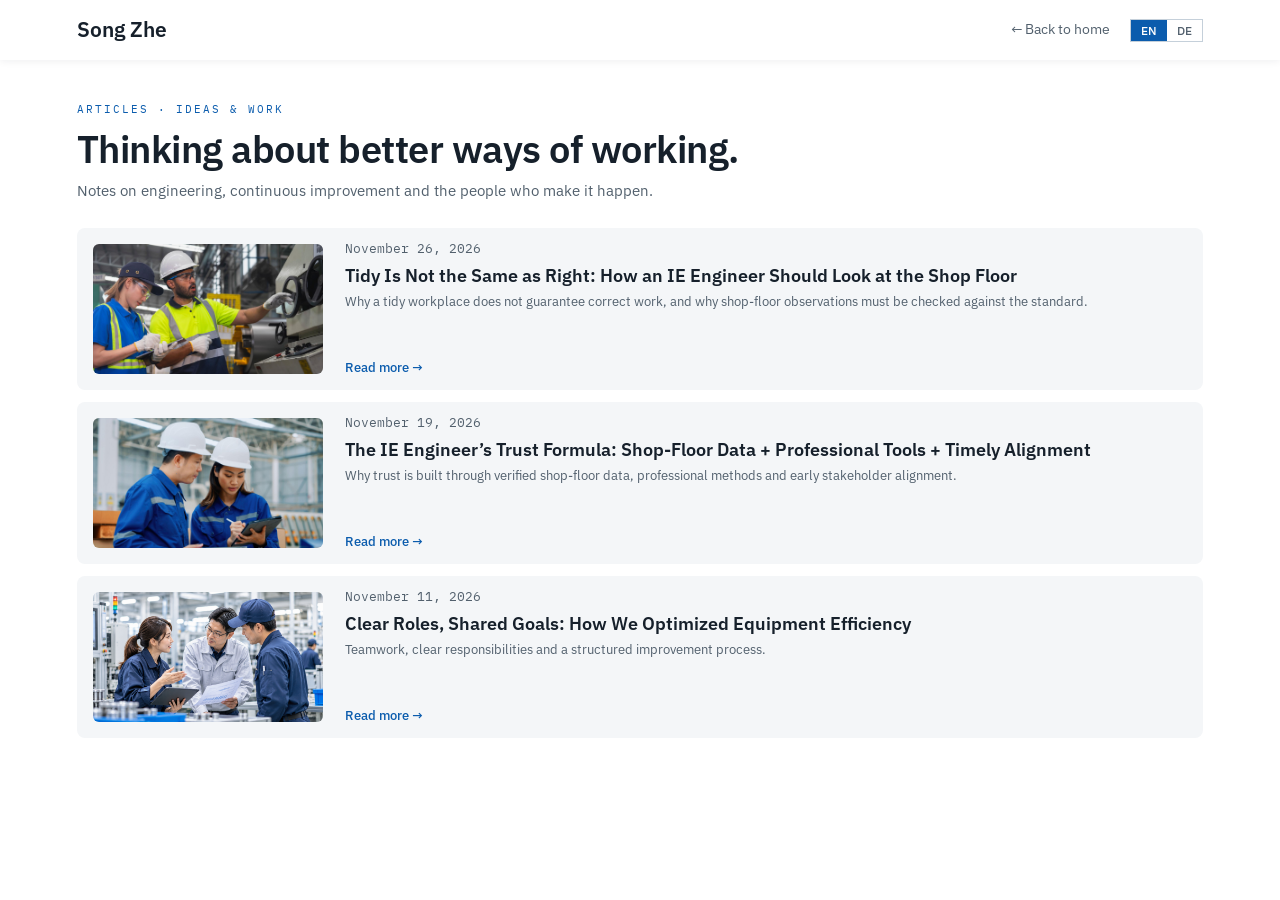
<file: journal/better-ways-of-working/index.html>
<!DOCTYPE html>
<html lang="en" data-title-de="Gedanken über bessere Arbeitsweisen — Song Zhe">
<head>
  <meta charset="UTF-8">
  <meta name="viewport" content="width=device-width, initial-scale=1.0">
  <title>Thinking about better ways of working — Song Zhe</title>
  <meta name="theme-color" content="#ffffff">
  <link rel="preconnect" href="https://fonts.googleapis.com">
  <link rel="preconnect" href="https://fonts.gstatic.com" crossorigin>
  <link href="https://fonts.googleapis.com/css2?family=IBM+Plex+Sans:wght@400;500;600&family=IBM+Plex+Mono:wght@400;500&display=swap" rel="stylesheet">
  <link rel="stylesheet" href="/journal/journal.css">
  <script src="/lang.js"></script>
</head>
<body>
  <header>
    <div class="container navigation">
      <a href="/" class="logo">Song Zhe</a>
      <a href="/#articles" class="back-link"><span lang="en">← Back to home</span><span lang="de">← Zur Startseite</span></a>
    </div>
  </header>
  <main class="container list-page">
    <div class="list-label"><span lang="en">Articles · Ideas &amp; work</span><span lang="de">Artikel · Ideen &amp; Arbeit</span></div>
    <h1 lang="en">Thinking about better ways of working.</h1>
    <h1 lang="de">Gedanken über bessere Arbeitsweisen.</h1>
    <p class="list-intro" lang="en">Notes on engineering, continuous improvement and the people who make it happen.</p>
    <p class="list-intro" lang="de">Notizen über Engineering, kontinuierliche Verbesserung und die Menschen, die sie möglich machen.</p>
    <div class="post-list">
      <a class="post-item with-thumb" href="/journal/better-ways-of-working/shop-floor-standard.html">
        <span class="post-thumb"><img src="/images/IE.jpg" alt=""></span>
        <div class="post-body">
          <div class="post-date">November 26, 2026</div>
          <h2 lang="en">Tidy Is Not the Same as Right: How an IE Engineer Should Look at the Shop Floor</h2>
          <h2 lang="de">Ordentlich heißt nicht richtig: Wie ein IE-Ingenieur den Shopfloor betrachten sollte</h2>
          <p lang="en">Why a tidy workplace does not guarantee correct work, and why shop-floor observations must be checked against the standard.</p>
          <p lang="de">Warum ein ordentlicher Arbeitsplatz keine korrekte Arbeit garantiert und weshalb Beobachtungen auf dem Shopfloor mit dem Standard abgeglichen werden müssen.</p>
          <span class="read-more"><span lang="en">Read more →</span><span lang="de">Weiterlesen →</span></span>
        </div>
      </a>
      <a class="post-item with-thumb" href="/journal/better-ways-of-working/ie-engineer-trust-formula.html">
        <span class="post-thumb"><img src="/images/trustbuildin.jpg" alt=""></span>
        <div class="post-body">
          <div class="post-date">November 19, 2026</div>
          <h2 lang="en">The IE Engineer’s Trust Formula: Shop-Floor Data + Professional Tools + Timely Alignment</h2>
          <h2 lang="de">Die Vertrauensformel für IE-Ingenieure: Daten vom Shopfloor + Fachwerkzeuge + rechtzeitiges Alignment</h2>
          <p lang="en">Why trust is built through verified shop-floor data, professional methods and early stakeholder alignment.</p>
          <p lang="de">Wie Vertrauen durch überprüfte Daten aus der Produktion, professionelle Methoden und frühzeitige Abstimmung entsteht.</p>
          <span class="read-more"><span lang="en">Read more →</span><span lang="de">Weiterlesen →</span></span>
        </div>
      </a>
      <a class="post-item with-thumb" href="/journal/better-ways-of-working/equipment-efficiency.html">
        <span class="post-thumb"><img src="/images/teamwork.png" alt=""></span>
        <div class="post-body">
          <div class="post-date">November 11, 2026</div>
          <h2 lang="en">Clear Roles, Shared Goals: How We Optimized Equipment Efficiency</h2>
          <h2 lang="de">Klare Rollen, gemeinsame Ziele: Wie wir die Anlageneffizienz optimiert haben</h2>
          <p lang="en">Teamwork, clear responsibilities and a structured improvement process.</p>
          <p lang="de">Teamarbeit, klare Verantwortlichkeiten und ein strukturierter Verbesserungsprozess.</p>
          <span class="read-more"><span lang="en">Read more →</span><span lang="de">Weiterlesen →</span></span>
        </div>
      </a>
    </div>
  </main>
</body>
</html>
</file>
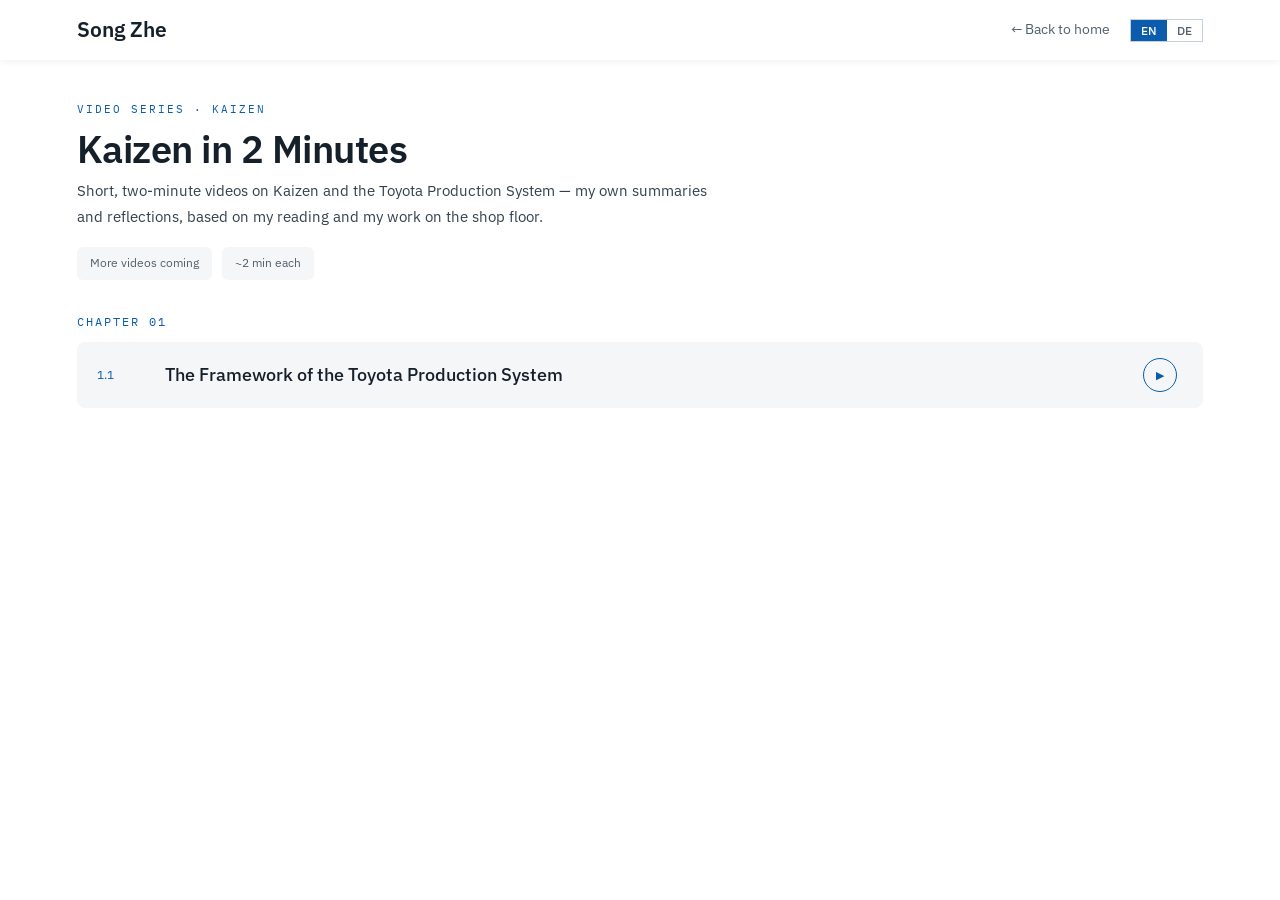
<file: journal/kaizen-in-2-minutes/index.html>
<!DOCTYPE html>
<html lang="en" data-title-de="Kaizen in 2 Minuten — Song Zhe">
<head>
  <meta charset="UTF-8">
  <meta name="viewport" content="width=device-width, initial-scale=1.0">
  <title>Kaizen in 2 Minutes — Song Zhe</title>
  <meta name="description" content="Two-minute videos on Kaizen and the Toyota Production System, in English and German.">
  <meta name="theme-color" content="#ffffff">

  <link rel="preconnect" href="https://fonts.googleapis.com">
  <link rel="preconnect" href="https://fonts.gstatic.com" crossorigin>
  <link href="https://fonts.googleapis.com/css2?family=IBM+Plex+Sans:wght@400;500;600&family=IBM+Plex+Mono:wght@400;500&display=swap" rel="stylesheet">
  <link rel="stylesheet" href="/journal/journal.css">
  <script src="/lang.js"></script>

  <style>
    .series-subtitle {
      font-family: var(--serif);
            font-size: 22px;
      color: var(--muted);
      margin: -8px 0 30px;
    }

    .series-intro {
      max-width: 640px;
      color: #33414e;
    }

    .series-meta {
      display: flex;
      flex-wrap: wrap;
      gap: 10px;
      margin: 30px 0 70px;
    }

    .series-meta > span {
      border: 1px solid #dbe2e9;
      background: #f4f6f8;
      padding: 6px 13px;
      font-size: 11px;
      color: #52606d;
    }

    /* CHAPTER */

    .chapter {
      margin-bottom: 70px;
    }

    .chapter-number {
      color: var(--green);
      font-size: 10px;
      letter-spacing: 2px;
      text-transform: uppercase;
      margin-bottom: 16px;
    }

    .video-list {
      border-top: 1px solid var(--line);
    }

    .video-item {
      width: 100%;
      display: grid;
      grid-template-columns: 50px 1fr 40px;
      gap: 18px;
      align-items: center;
      padding: 18px 5px;
      border: none;
      border-bottom: 1px solid var(--line);
      background: none;
      color: inherit;
      font: inherit;
      text-align: left;
      cursor: pointer;
      transition: padding .2s, background .2s;
    }

    .video-item:hover {
      padding-left: 12px;
      background: rgba(238, 243, 248, 0.5);
    }

    .video-no {
      color: var(--green);
      font-size: 12px;
    }

    .video-title {
      display: block;
      font-family: var(--serif);
      font-size: 21px;
      line-height: 1.3;
    }

    .video-play {
      width: 34px;
      height: 34px;
      border: 1px solid var(--green);
      border-radius: 50%;
      display: grid;
      place-items: center;
      color: var(--green);
      font-size: 11px;
      transition: background .2s, color .2s;
    }

    .video-item:hover .video-play {
      background: var(--green);
      color: white;
    }

    /* PLAYER (vertical / Shorts) */

    .player {
      position: fixed;
      inset: 0;
      z-index: 100;
      background: rgba(10, 22, 36, 0.85);
      display: flex;
      align-items: center;
      justify-content: center;
      padding: 20px;
    }

    .player[hidden] {
      display: none;
    }

    .player-box {
      width: min(420px, 100%, calc((100vh - 110px) * 9 / 16));
    }

    .player-frame {
      position: relative;
      aspect-ratio: 9 / 16;
      background: black;
    }

    .player-frame iframe {
      position: absolute;
      inset: 0;
      width: 100%;
      height: 100%;
      border: 0;
    }

    .player-bar {
      display: flex;
      justify-content: space-between;
      align-items: center;
      gap: 14px;
      margin-top: 12px;
      color: #ffffff;
    }

    .player-title {
      font-family: var(--serif);
      font-size: 17px;
      line-height: 1.3;
    }

    .player-close {
      flex-shrink: 0;
      background: none;
      border: 1px solid rgba(255, 255, 255, 0.5);
      color: #ffffff;
      font: inherit;
      font-size: 12px;
      padding: 6px 14px;
      cursor: pointer;
    }

    .player-close:hover {
      background: rgba(255, 255, 255, 0.1);
    }

    /* MOBILE */

    @media (max-width: 700px) {
      .video-item {
        grid-template-columns: 38px 1fr 34px;
        gap: 10px;
      }

      .video-title {
        font-size: 18px;
      }
    }

    /* ===== 与首页统一 ===== */
    .series-meta { margin: 18px 0 32px; }
    .series-meta > span { border: 0; border-radius: 6px; font-size: 12px; }
    .chapter { margin-bottom: 36px; }
    .chapter-number { font-family: "IBM Plex Mono", Consolas, monospace; font-size: 12px; margin-bottom: 10px; }
    .video-list { border-top: 0; }
    .video-item { border: 0; border-radius: 8px; background: #f4f6f8; padding: 16px 20px; margin-bottom: 12px; }
    .video-item:hover { padding-left: 20px; background: #eaf1f8; }
    .video-title { font-size: 18px; font-weight: 500; }
    @media (max-width: 700px) {
      .video-item, .video-item:hover { padding: 14px; }
      .video-title { font-size: 16px; }
    }
  </style>
</head>

<body>

  <header>
    <div class="container navigation">
      <a href="/" class="logo">Song Zhe</a>
      <a href="/#videos" class="back-link"><span lang="en">← Back to home</span><span lang="de">← Zur Startseite</span></a>
    </div>
  </header>

  <main class="container list-page">

    <div class="list-label"><span lang="en">Video series · Kaizen</span><span lang="de">Videoreihe · Kaizen</span></div>

    <h1><span lang="en">Kaizen in 2 Minutes</span><span lang="de">Kaizen in 2 Minuten</span></h1>

    <div class="series-intro">
      <p lang="en">
        Short, two-minute videos on Kaizen and the Toyota Production System —
        my own summaries and reflections, based on my reading and my work
        on the shop floor.
      </p>
      <p lang="de">
        Kurze Zwei-Minuten-Videos über Kaizen und das Toyota-Produktionssystem –
        meine eigenen Zusammenfassungen und Gedanken, basierend auf meiner
        Lektüre und meiner Arbeit in der Produktion.
      </p>
    </div>

    <div class="series-meta">
      <span><span lang="en">More videos coming</span><span lang="de">Weitere Videos folgen</span></span>
      <span><span lang="en">~2 min each</span><span lang="de">je ca. 2 Min.</span></span>
    </div>


    <!-- ============ CHAPTER 1 ============ -->

    <section class="chapter">
      <div class="chapter-number"><span lang="en">Chapter 01</span><span lang="de">Kapitel 01</span></div>

      <div class="video-list">

        <button class="video-item" data-video="j2nzTpOY-Ro">
          <span class="video-no">1.1</span>
          <span>
            <span class="video-title" lang="en">The Framework of the Toyota Production System</span>
            <span class="video-title" lang="de">Das Grundgerüst des Toyota-Produktionssystems</span>
          </span>
          <span class="video-play">▶</span>
        </button>

        <!-- 第一章新视频：复制上面整个 <button> ... </button> 粘贴在这里 -->

      </div>
    </section>

  </main>


  <!-- VIDEO PLAYER -->

  <div class="player" id="player" hidden>
    <div class="player-box">
      <div class="player-frame" id="player-frame"></div>
      <div class="player-bar">
        <div class="player-title" id="player-title"></div>
        <button class="player-close" id="player-close"><span lang="en">Close ✕</span><span lang="de">Schließen ✕</span></button>
      </div>
    </div>
  </div>

  <script>
    const player = document.getElementById('player');
    const frame = document.getElementById('player-frame');
    const title = document.getElementById('player-title');

    document.querySelectorAll('.video-item[data-video]').forEach(function (item) {
      item.addEventListener('click', function () {
        const id = item.dataset.video;
        frame.innerHTML =
          '<iframe src="https://www.youtube-nocookie.com/embed/' + id +
          '?autoplay=1&rel=0" allow="autoplay; encrypted-media; picture-in-picture" allowfullscreen></iframe>';
        title.textContent =
          item.querySelector('.video-no').textContent + '  ' +
          item.querySelector('.video-title[lang="' + document.documentElement.lang + '"]').textContent;
        player.hidden = false;
      });
    });

    function closePlayer() {
      frame.innerHTML = '';
      player.hidden = true;
    }

    document.getElementById('player-close').addEventListener('click', closePlayer);

    player.addEventListener('click', function (e) {
      if (e.target === player) closePlayer();
    });

    document.addEventListener('keydown', function (e) {
      if (e.key === 'Escape') closePlayer();
    });
  </script>

</body>
</html>
</file>
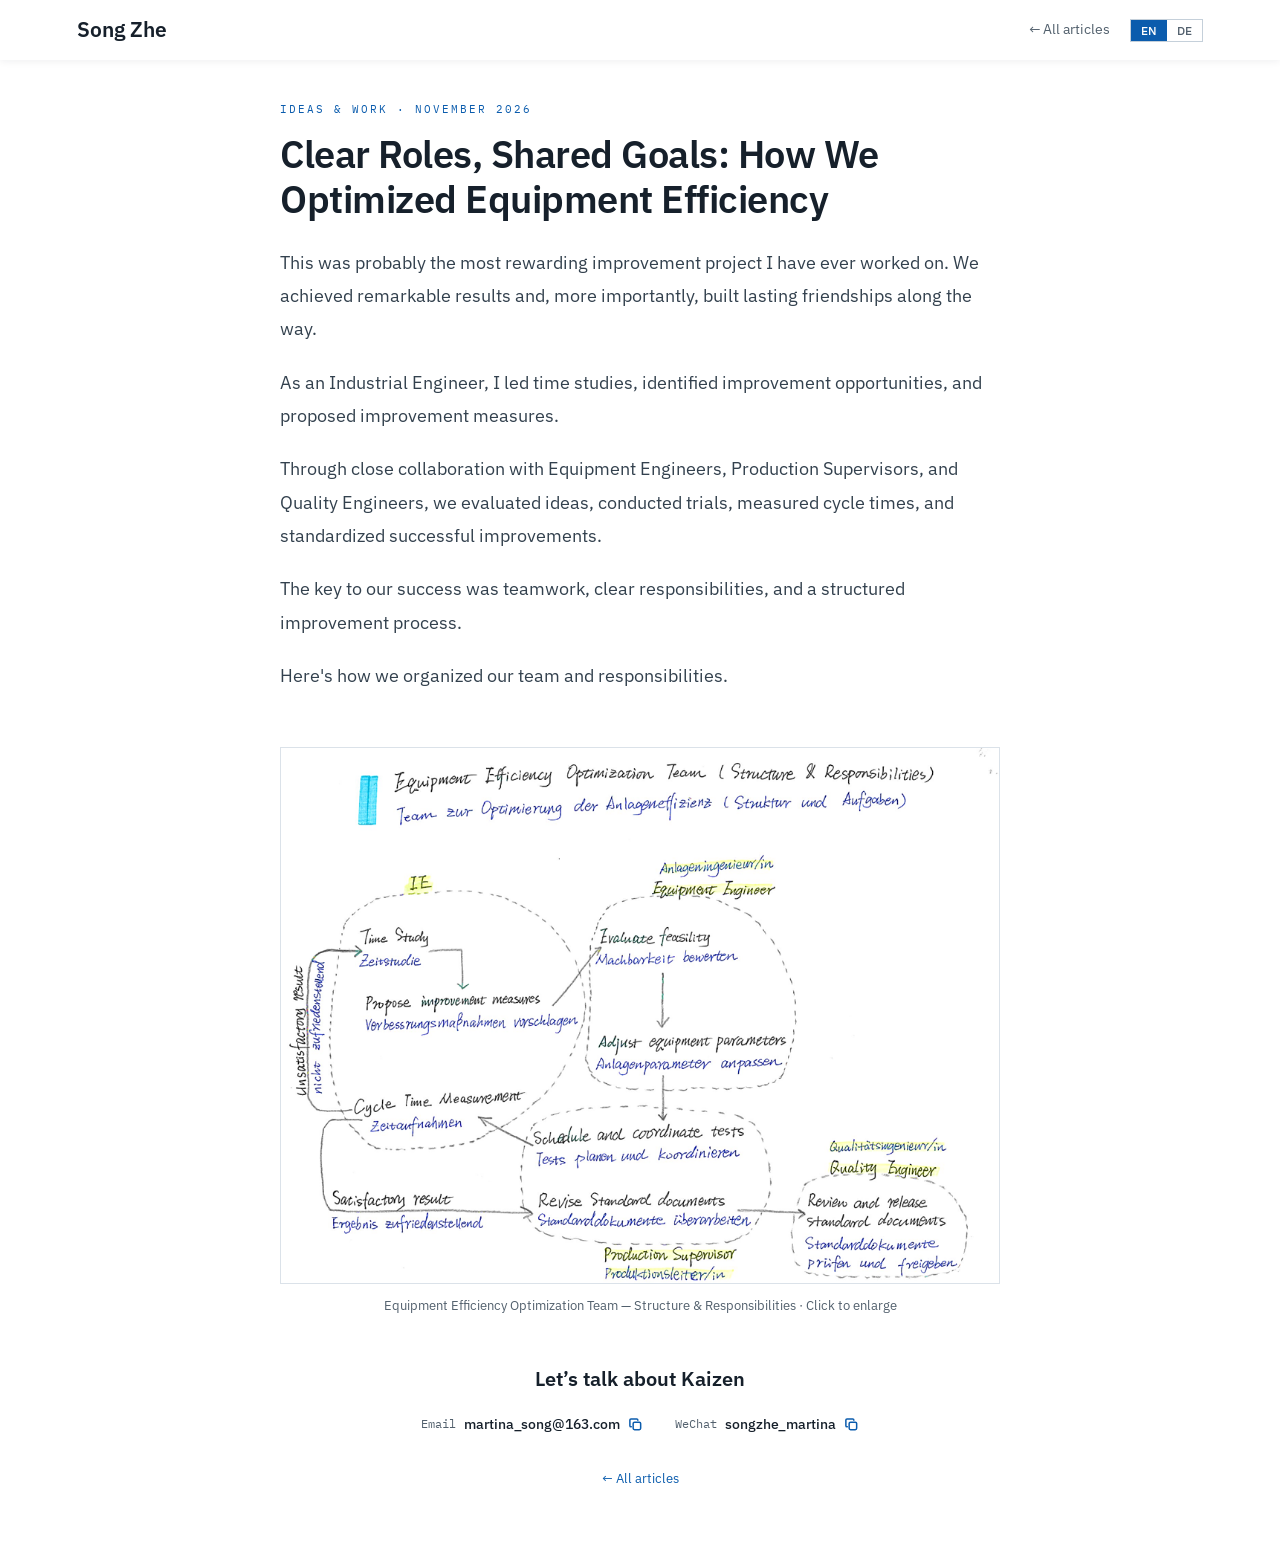
<file: journal/better-ways-of-working/equipment-efficiency.html>
<!DOCTYPE html>
<html lang="en" data-title-de="Klare Rollen, gemeinsame Ziele — Song Zhe">
<head>
  <meta charset="UTF-8">
  <meta name="viewport" content="width=device-width, initial-scale=1.0">
  <title>Clear Roles, Shared Goals: How We Optimized Equipment Efficiency — Song Zhe</title>
  <meta name="description" content="How teamwork, clear responsibilities and a structured improvement process helped us optimize equipment efficiency.">
  <meta name="theme-color" content="#ffffff">

  <link rel="preconnect" href="https://fonts.googleapis.com">
  <link rel="preconnect" href="https://fonts.gstatic.com" crossorigin>
  <link href="https://fonts.googleapis.com/css2?family=IBM+Plex+Sans:wght@400;500;600&family=IBM+Plex+Mono:wght@400;500&display=swap" rel="stylesheet">
  <link rel="stylesheet" href="/journal/journal.css">
  <script src="/lang.js"></script>
  <script src="/copy.js"></script>
</head>

<body>

  <header>
    <div class="container navigation">
      <a href="/" class="logo">Song Zhe</a>
      <a href="/journal/better-ways-of-working/" class="back-link"><span lang="en">← All articles</span><span lang="de">← Alle Artikel</span></a>
    </div>
  </header>

  <article class="article">

    <div class="article-meta"><span lang="en">Ideas &amp; work</span><span lang="de">Ideen &amp; Arbeit</span> · November 2026</div>

    <h1>
      <span lang="en">Clear Roles, Shared Goals: How We Optimized Equipment Efficiency</span>
      <span lang="de">Klare Rollen, gemeinsame Ziele: Wie wir die Anlageneffizienz optimiert haben</span>
    </h1>

    <div class="article-body">

      <div class="lang-block" lang="en">

        <p>
          This was probably the most rewarding improvement project I have ever
          worked on. We achieved remarkable results and, more importantly, built
          lasting friendships along the way.
        </p>

        <p>
          As an Industrial Engineer, I led time studies, identified improvement
          opportunities, and proposed improvement measures.
        </p>

        <p>
          Through close collaboration with Equipment Engineers, Production
          Supervisors, and Quality Engineers, we evaluated ideas, conducted
          trials, measured cycle times, and standardized successful improvements.
        </p>

        <p>
          The key to our success was teamwork, clear responsibilities, and a
          structured improvement process.
        </p>

        <p>
          Here's how we organized our team and responsibilities.
        </p>
      </div>

      <div class="lang-block" lang="de">

        <p>
          Dies war wahrscheinlich das schönste Verbesserungsprojekt, an dem ich
          bisher mitgearbeitet habe. Wir haben bemerkenswerte Ergebnisse erzielt
          und dabei auch langjährige Freundschaften geschlossen.
        </p>

        <p>
          Als Industrial Engineer leitete ich Zeitstudien, identifizierte
          Verbesserungspotenziale und schlug Verbesserungsmaßnahmen vor.
        </p>

        <p>
          Gemeinsam mit Anlageningenieuren, Produktionsleitern und
          Qualitätsingenieuren bewerteten wir Ideen, führten Versuche durch,
          maßen Zykluszeiten und standardisierten erfolgreiche Verbesserungen.
        </p>

        <p>
          Unser Erfolg basierte auf Teamarbeit, klaren Verantwortlichkeiten und
          einem strukturierten Verbesserungsprozess.
        </p>

        <p>
          So haben wir unser Team und die jeweiligen Verantwortlichkeiten organisiert.
        </p>
      </div>

      <figure>
        <a href="/images/equipment-efficiency-team.png" target="_blank">
          <img
            src="/images/equipment-efficiency-team.png"
            alt="Equipment Efficiency Optimization Team – structure and responsibilities"
            data-alt-de="Team zur Optimierung der Anlageneffizienz – Struktur und Verantwortlichkeiten"
          >
        </a>
        <figcaption>
          <span lang="en">Equipment Efficiency Optimization Team — Structure &amp; Responsibilities · Click to enlarge</span>
          <span lang="de">Team zur Optimierung der Anlageneffizienz — Struktur &amp; Verantwortlichkeiten · Zum Vergrößern klicken</span>
        </figcaption>
      </figure>

    </div>

    <!-- 联系我 -->
    <aside class="cta">
      <p class="cta-title"><span lang="en">Let’s talk about Kaizen</span><span lang="de">Sprechen wir über Kaizen</span></p>
      <div class="copy-row center" data-copy-buttons></div>
    </aside>

    <div class="article-footer">
      <a href="/journal/better-ways-of-working/"><span lang="en">← All articles</span><span lang="de">← Alle Artikel</span></a>
    </div>

  </article>

</body>
</html>
</file>
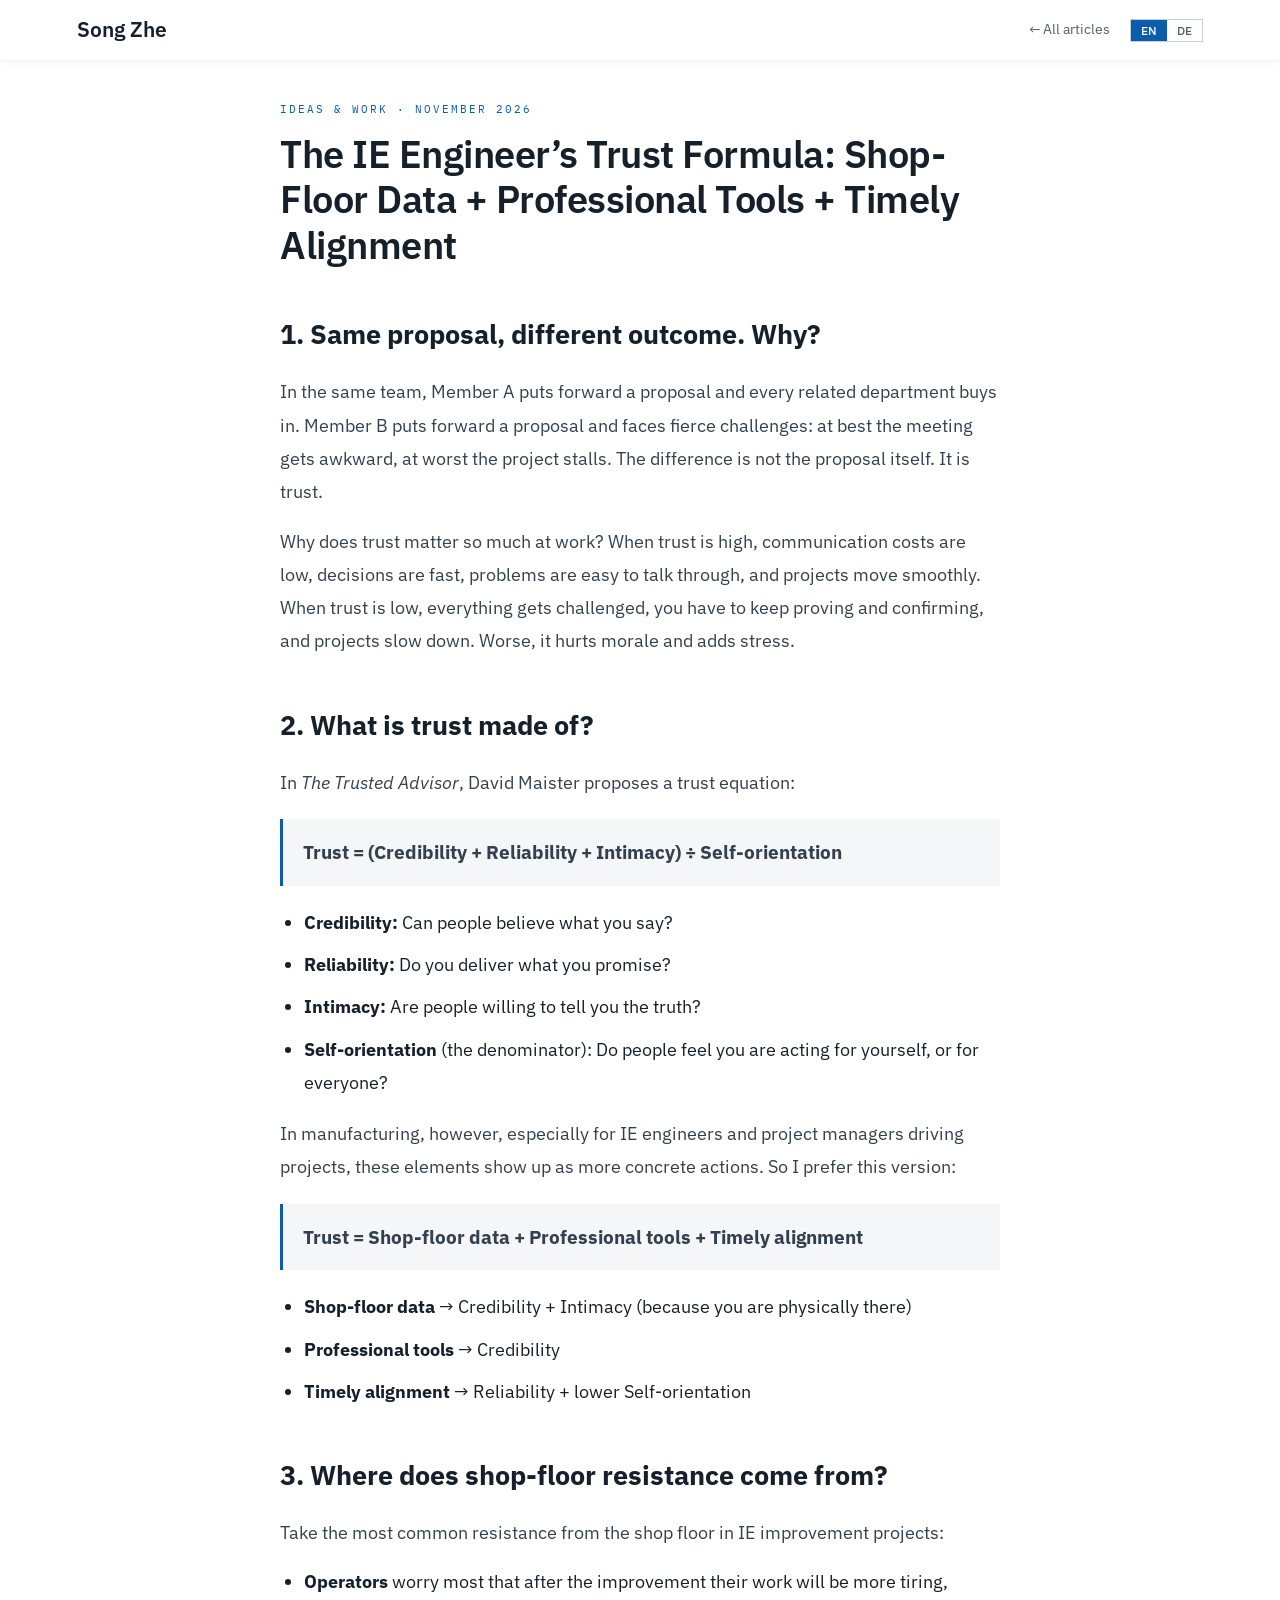
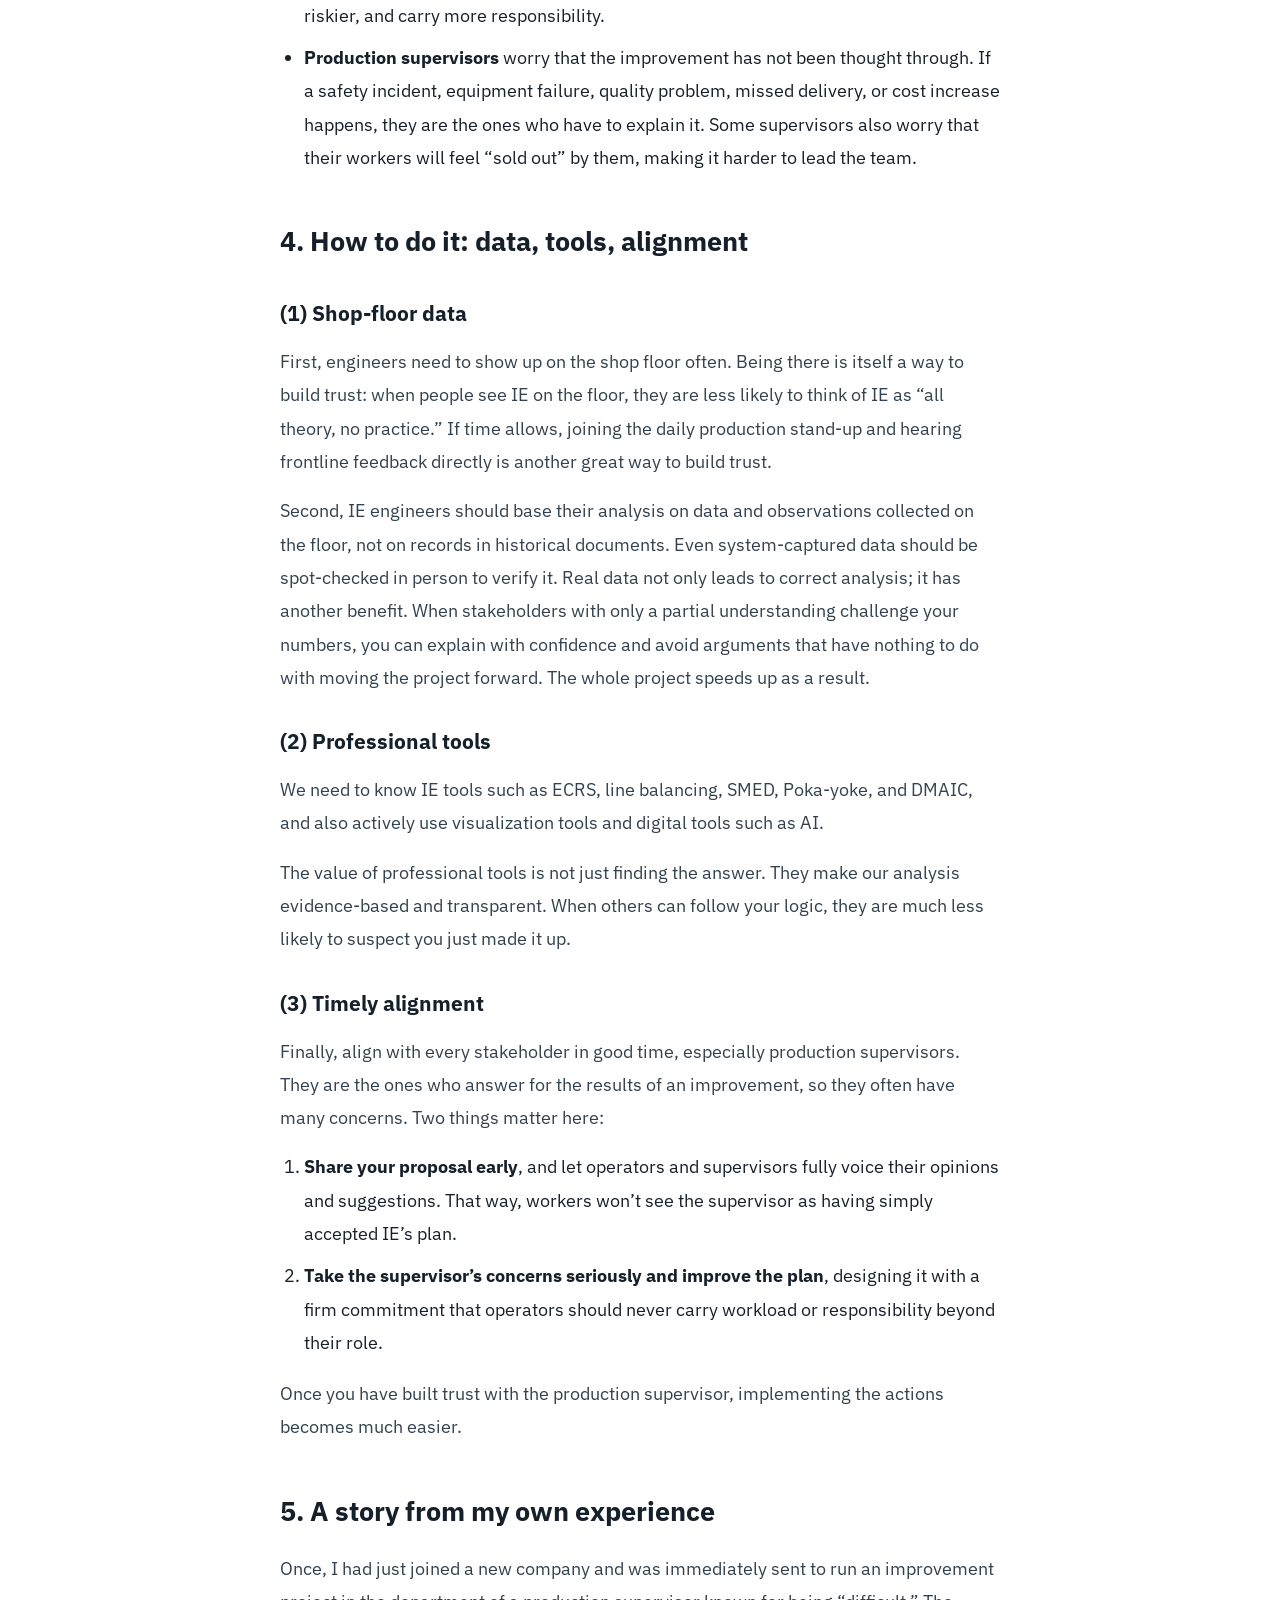
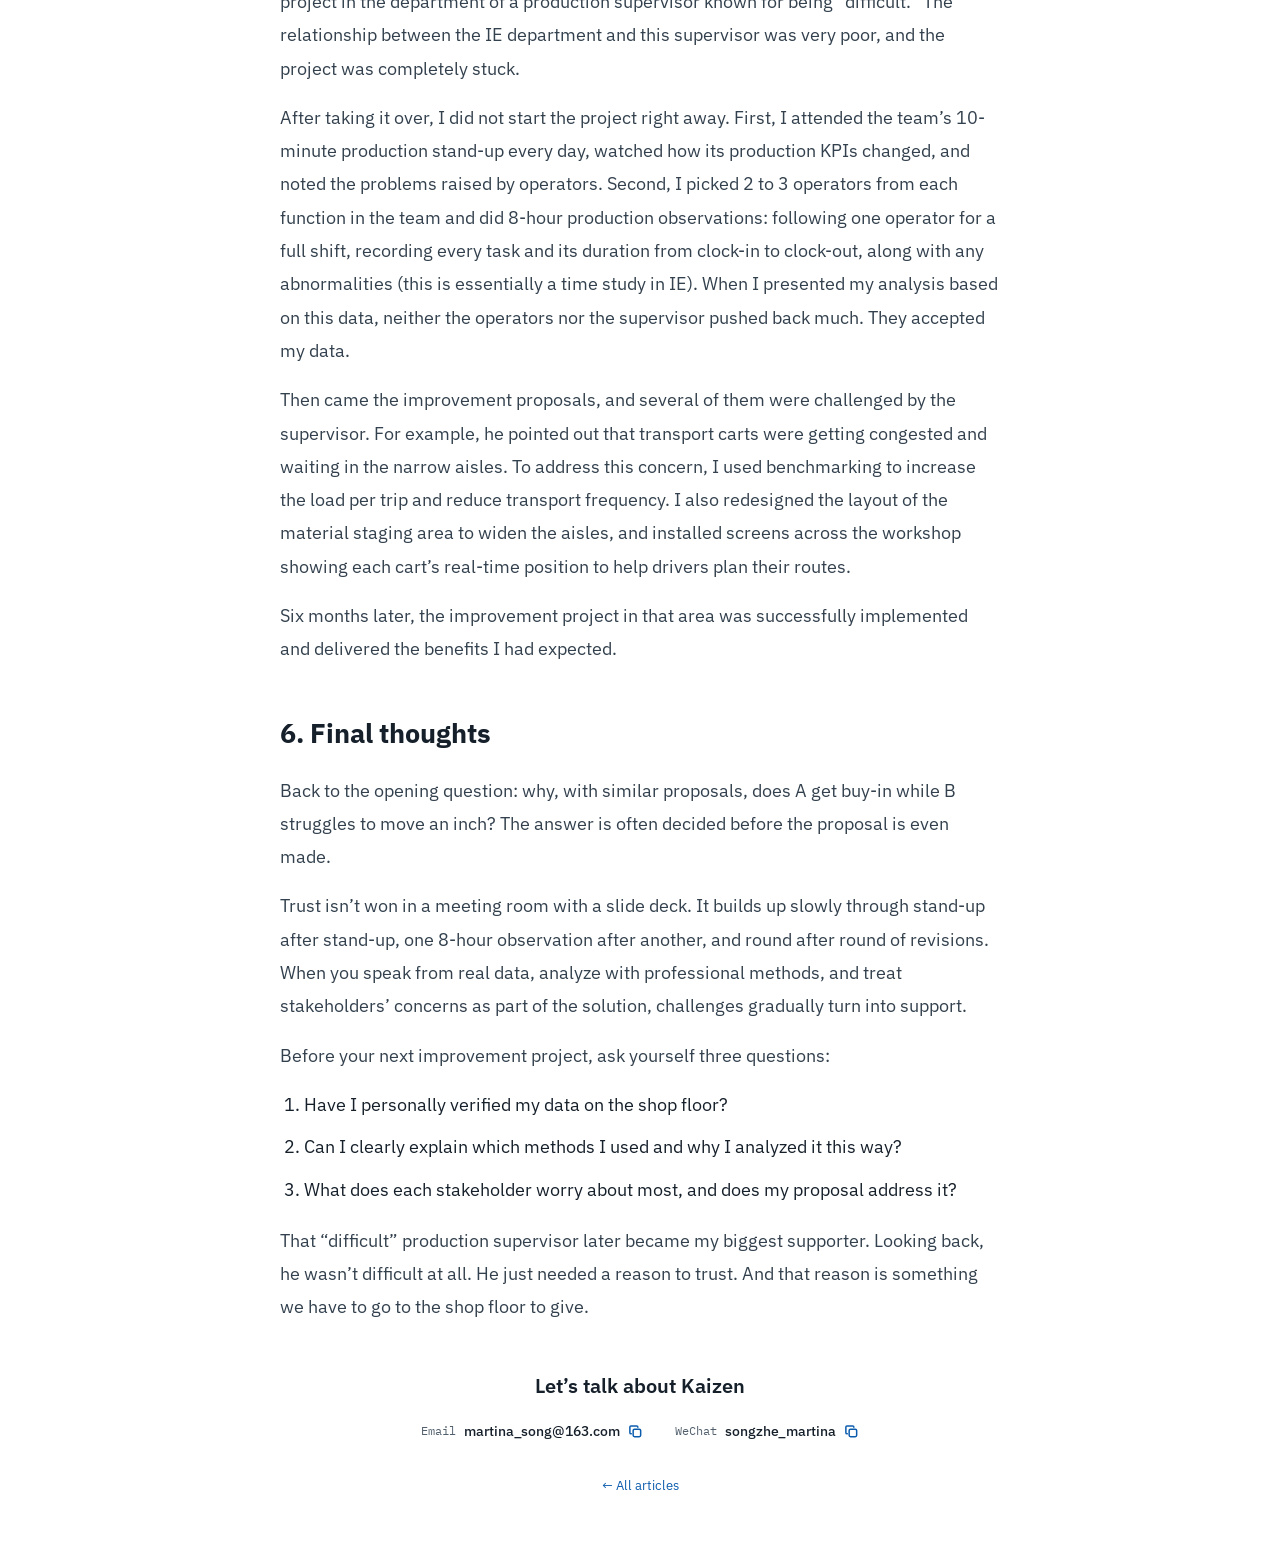
<file: journal/better-ways-of-working/ie-engineer-trust-formula.html>
<!DOCTYPE html>
<html lang="en" data-title-de="Die Vertrauensformel für IE-Ingenieure — Song Zhe">
<head>
  <meta charset="UTF-8">
  <meta name="viewport" content="width=device-width, initial-scale=1.0">
  <title>The IE Engineer’s Trust Formula — Song Zhe</title>
  <meta name="description" content="How industrial engineers build trust through shop-floor data, professional tools and timely alignment.">
  <meta name="theme-color" content="#ffffff">
  <link rel="preconnect" href="https://fonts.googleapis.com">
  <link rel="preconnect" href="https://fonts.gstatic.com" crossorigin>
  <link href="https://fonts.googleapis.com/css2?family=IBM+Plex+Sans:wght@400;500;600&family=IBM+Plex+Mono:wght@400;500&display=swap" rel="stylesheet">
  <link rel="stylesheet" href="/journal/journal.css">
  <script src="/lang.js"></script>
  <script src="/copy.js"></script>
  <style>
    .article-body h2 { margin: 42px 0 16px; }
    .article-body h3 { margin: 28px 0 12px; }
    .article-body p { margin: 0 0 16px; }
    .article-body ul, .article-body ol { margin: 0 0 18px 24px; }
    .article-body li { margin: 0 0 9px; }
    .article-body .formula { padding: 16px 20px; margin: 20px 0; background: #f4f6f8; border-left: 3px solid var(--green); }
    .article-body .formula strong { font-size: 1.04em; }
  </style>
</head>
<body>
  <header>
    <div class="container navigation">
      <a href="/" class="logo">Song Zhe</a>
      <a href="/journal/better-ways-of-working/" class="back-link">
        <span lang="en">← All articles</span><span lang="de">← Alle Artikel</span>
      </a>
    </div>
  </header>
  <article class="article">
    <div class="article-meta">
      <span lang="en">Ideas &amp; work</span><span lang="de">Ideen &amp; Arbeit</span> · November 2026
    </div>
    <h1>
      <span lang="en">The IE Engineer’s Trust Formula: Shop-Floor Data + Professional Tools + Timely Alignment</span>
      <span lang="de">Die Vertrauensformel für IE-Ingenieure: Daten vom Shopfloor + Fachwerkzeuge + rechtzeitiges Alignment</span>
    </h1>
    <div class="article-body">
      <div class="lang-block" lang="en">
        
<h2>1. Same proposal, different outcome. Why?</h2>
<p>In the same team, Member A puts forward a proposal and every related department buys in. Member B puts forward a proposal and faces fierce challenges: at best the meeting gets awkward, at worst the project stalls. The difference is not the proposal itself. It is trust.</p>
<p>Why does trust matter so much at work? When trust is high, communication costs are low, decisions are fast, problems are easy to talk through, and projects move smoothly. When trust is low, everything gets challenged, you have to keep proving and confirming, and projects slow down. Worse, it hurts morale and adds stress.</p>

<h2>2. What is trust made of?</h2>
<p>In <em>The Trusted Advisor</em>, David Maister proposes a trust equation:</p>
<p class="formula"><strong>Trust = (Credibility + Reliability + Intimacy) ÷ Self-orientation</strong></p>
<ul>
<li><strong>Credibility:</strong> Can people believe what you say?</li>
<li><strong>Reliability:</strong> Do you deliver what you promise?</li>
<li><strong>Intimacy:</strong> Are people willing to tell you the truth?</li>
<li><strong>Self-orientation</strong> (the denominator): Do people feel you are acting for yourself, or for everyone?</li>
</ul>
<p>In manufacturing, however, especially for IE engineers and project managers driving projects, these elements show up as more concrete actions. So I prefer this version:</p>
<p class="formula"><strong>Trust = Shop-floor data + Professional tools + Timely alignment</strong></p>
<ul>
<li><strong>Shop-floor data</strong> → Credibility + Intimacy (because you are physically there)</li>
<li><strong>Professional tools</strong> → Credibility</li>
<li><strong>Timely alignment</strong> → Reliability + lower Self-orientation</li>
</ul>

<h2>3. Where does shop-floor resistance come from?</h2>
<p>Take the most common resistance from the shop floor in IE improvement projects:</p>
<ul>
<li><strong>Operators</strong> worry most that after the improvement their work will be more tiring, riskier, and carry more responsibility.</li>
<li><strong>Production supervisors</strong> worry that the improvement has not been thought through. If a safety incident, equipment failure, quality problem, missed delivery, or cost increase happens, they are the ones who have to explain it. Some supervisors also worry that their workers will feel “sold out” by them, making it harder to lead the team.</li>
</ul>

<h2>4. How to do it: data, tools, alignment</h2>
<h3>(1) Shop-floor data</h3>
<p>First, engineers need to show up on the shop floor often. Being there is itself a way to build trust: when people see IE on the floor, they are less likely to think of IE as “all theory, no practice.” If time allows, joining the daily production stand-up and hearing frontline feedback directly is another great way to build trust.</p>
<p>Second, IE engineers should base their analysis on data and observations collected on the floor, not on records in historical documents. Even system-captured data should be spot-checked in person to verify it. Real data not only leads to correct analysis; it has another benefit. When stakeholders with only a partial understanding challenge your numbers, you can explain with confidence and avoid arguments that have nothing to do with moving the project forward. The whole project speeds up as a result.</p>

<h3>(2) Professional tools</h3>
<p>We need to know IE tools such as ECRS, line balancing, SMED, Poka-yoke, and DMAIC, and also actively use visualization tools and digital tools such as AI.</p>
<p>The value of professional tools is not just finding the answer. They make our analysis evidence-based and transparent. When others can follow your logic, they are much less likely to suspect you just made it up.</p>

<h3>(3) Timely alignment</h3>
<p>Finally, align with every stakeholder in good time, especially production supervisors. They are the ones who answer for the results of an improvement, so they often have many concerns. Two things matter here:</p>
<ol>
<li><strong>Share your proposal early</strong>, and let operators and supervisors fully voice their opinions and suggestions. That way, workers won’t see the supervisor as having simply accepted IE’s plan.</li>
<li><strong>Take the supervisor’s concerns seriously and improve the plan</strong>, designing it with a firm commitment that operators should never carry workload or responsibility beyond their role.</li>
</ol>
<p>Once you have built trust with the production supervisor, implementing the actions becomes much easier.</p>

<h2>5. A story from my own experience</h2>
<p>Once, I had just joined a new company and was immediately sent to run an improvement project in the department of a production supervisor known for being “difficult.” The relationship between the IE department and this supervisor was very poor, and the project was completely stuck.</p>
<p>After taking it over, I did not start the project right away. First, I attended the team’s 10-minute production stand-up every day, watched how its production KPIs changed, and noted the problems raised by operators. Second, I picked 2 to 3 operators from each function in the team and did 8-hour production observations: following one operator for a full shift, recording every task and its duration from clock-in to clock-out, along with any abnormalities (this is essentially a time study in IE). When I presented my analysis based on this data, neither the operators nor the supervisor pushed back much. They accepted my data.</p>
<p>Then came the improvement proposals, and several of them were challenged by the supervisor. For example, he pointed out that transport carts were getting congested and waiting in the narrow aisles. To address this concern, I used benchmarking to increase the load per trip and reduce transport frequency. I also redesigned the layout of the material staging area to widen the aisles, and installed screens across the workshop showing each cart’s real-time position to help drivers plan their routes.</p>
<p>Six months later, the improvement project in that area was successfully implemented and delivered the benefits I had expected.</p>

<h2>6. Final thoughts</h2>
<p>Back to the opening question: why, with similar proposals, does A get buy-in while B struggles to move an inch? The answer is often decided before the proposal is even made.</p>
<p>Trust isn’t won in a meeting room with a slide deck. It builds up slowly through stand-up after stand-up, one 8-hour observation after another, and round after round of revisions. When you speak from real data, analyze with professional methods, and treat stakeholders’ concerns as part of the solution, challenges gradually turn into support.</p>
<p>Before your next improvement project, ask yourself three questions:</p>
<ol>
<li>Have I personally verified my data on the shop floor?</li>
<li>Can I clearly explain which methods I used and why I analyzed it this way?</li>
<li>What does each stakeholder worry about most, and does my proposal address it?</li>
</ol>
<p>That “difficult” production supervisor later became my biggest supporter. Looking back, he wasn’t difficult at all. He just needed a reason to trust. And that reason is something we have to go to the shop floor to give.</p>

      </div>
      <div class="lang-block" lang="de">
        
<h2>1. Gleicher Vorschlag, anderes Ergebnis – warum?</h2>
<p>Im selben Team macht Mitglied A einen Vorschlag, und alle betroffenen Abteilungen ziehen mit. Mitglied B macht einen Vorschlag und stößt auf heftigen Widerstand: Im besten Fall wird die Situation unangenehm, im schlimmsten Fall gerät das Projekt ins Stocken. Der Unterschied liegt nicht im Vorschlag selbst, sondern im Vertrauen.</p>
<p>Warum ist Vertrauen am Arbeitsplatz so wichtig? Ist das Vertrauen hoch, sind die Kommunikationskosten gering, Entscheidungen fallen schnell, Probleme lassen sich gut besprechen und Projekte laufen reibungslos. Ist das Vertrauen gering, wird alles hinterfragt, man muss ständig beweisen und bestätigen, und Projekte kommen nur langsam voran. Noch wichtiger: Es drückt die Moral und erzeugt Arbeitsdruck.</p>

<h2>2. Woraus besteht Vertrauen?</h2>
<p>David Maister stellt in seinem Buch <em>The Trusted Advisor</em> eine Vertrauensgleichung auf:</p>
<p class="formula"><strong>Vertrauen = (Glaubwürdigkeit + Verlässlichkeit + Nähe) ÷ Selbstorientierung</strong></p>
<ul>
<li><strong>Glaubwürdigkeit:</strong> Kann man sich auf das verlassen, was Sie sagen?</li>
<li><strong>Verlässlichkeit:</strong> Halten Sie, was Sie versprechen?</li>
<li><strong>Nähe:</strong> Ist man bereit, Ihnen die Wahrheit zu sagen?</li>
<li><strong>Selbstorientierung</strong> (Nenner): Hat man den Eindruck, dass Sie an sich selbst denken oder an alle?</li>
</ul>
<p>In der Fertigung, besonders wenn IE-Ingenieure oder Projektmanager Projekte vorantreiben, zeigen sich diese Elemente jedoch in konkreteren Handlungen. Deshalb bevorzuge ich diese Formel:</p>
<p class="formula"><strong>Vertrauen = Daten vom Shopfloor + Fachwerkzeuge + rechtzeitiges Alignment</strong></p>
<ul>
<li><strong>Daten vom Shopfloor</strong> → Glaubwürdigkeit + Nähe (weil Sie vor Ort sind)</li>
<li><strong>Fachwerkzeuge</strong> → Glaubwürdigkeit</li>
<li><strong>Rechtzeitiges Alignment</strong> → Verlässlichkeit + geringere Selbstorientierung</li>
</ul>

<h2>3. Woher kommt der Widerstand auf dem Shopfloor?</h2>
<p>Nehmen wir den häufigsten Widerstand aus der Produktion bei IE-Verbesserungsprojekten:</p>
<ul>
<li><strong>Mitarbeitende in der Produktion</strong> befürchten vor allem, dass ihre Arbeit nach der Verbesserung anstrengender und riskanter wird und sie mehr Verantwortung tragen müssen.</li>
<li><strong>Produktionsleiter</strong> befürchten, dass die Verbesserung nicht gründlich genug durchdacht ist. Kommt es zu einem Arbeitsunfall, einem Anlagenausfall, einem Qualitätsproblem, einem Lieferverzug oder steigenden Kosten, müssen sie es erklären. Manche Leiter fürchten außerdem, dass ihre Mitarbeitenden sich von ihnen „verkauft“ fühlen, was die Führung des Teams erschwert.</li>
</ul>

<h2>4. Wie geht man vor: Daten, Werkzeuge, Alignment</h2>
<h3>(1) Daten vom Shopfloor</h3>
<p>Erstens müssen Ingenieure häufig auf dem Shopfloor präsent sein. Präsenz allein schafft schon Vertrauen: Wenn die Leute in der Produktion IE vor Ort sehen, denken sie seltener, IE sei nur „Theorie am Schreibtisch“. Wenn es die Zeit erlaubt, ist die Teilnahme an der täglichen Produktionsbesprechung, um das Feedback der Mitarbeitenden direkt zu hören, ebenfalls ein sehr guter Weg, Vertrauen aufzubauen.</p>
<p>Zweitens sollten IE-Ingenieure ihre Analysen auf vor Ort erhobene Daten und Beobachtungen stützen, nicht auf Einträge in historischen Dokumenten. Auch systemerfasste Daten sollten vor Ort stichprobenartig selbst nachgemessen werden. Echte Daten führen nicht nur zu richtigen Analysen, sie haben noch einen weiteren Vorteil: Wenn Beteiligte mit nur halbem Verständnis Ihre Zahlen anzweifeln, können Sie selbstbewusst antworten und Diskussionen vermeiden, die mit dem Projektfortschritt nichts zu tun haben. So kommt das ganze Projekt schneller voran.</p>

<h3>(2) Fachwerkzeuge</h3>
<p>Wir sollten IE-Werkzeuge wie ECRS, Linienabgleich (Line Balancing), SMED, Poka-Yoke und DMAIC beherrschen und zugleich aktiv Visualisierungswerkzeuge und digitale Werkzeuge wie KI nutzen.</p>
<p>Der Wert von Fachwerkzeugen liegt nicht nur darin, Antworten zu finden. Sie machen unsere Analyse nachvollziehbar und transparent. Wenn andere Ihre Logik verstehen können, kommt kaum der Verdacht auf, die Ergebnisse seien „aus dem Bauch heraus“ entstanden.</p>

<h3>(3) Rechtzeitiges Alignment</h3>
<p>Schließlich gilt es, sich rechtzeitig mit allen Beteiligten abzustimmen, besonders mit den Produktionsleitern. Sie müssen die Ergebnisse einer Verbesserung verantworten und haben daher oft viele Bedenken. Zwei Dinge sind dabei wichtig:</p>
<ol>
<li><strong>Den Vorschlag frühzeitig teilen</strong> und Mitarbeitenden wie Leitern Raum geben, ihre Meinungen und Anregungen einzubringen. So entsteht bei den Mitarbeitenden nicht der Eindruck, der Leiter habe den Plan von IE einfach übernommen.</li>
<li><strong>Die Bedenken des Leiters ernst nehmen und den Plan verbessern</strong>, mit der klaren Haltung, dass Mitarbeitende keine Belastung und Verantwortung über ihren Aufgabenbereich hinaus tragen sollen.</li>
</ol>
<p>Ist das Vertrauen zum Produktionsleiter erst einmal aufgebaut, lässt sich die Umsetzung der Maßnahmen deutlich leichter erreichen.</p>

<h2>5. Eine eigene Erfahrung</h2>
<p>Einmal war ich gerade in ein neues Unternehmen eingetreten und wurde sofort in die Abteilung eines Produktionsleiters geschickt, der als „schwierig“ galt, um dort ein Verbesserungsprojekt umzusetzen. Das Verhältnis zwischen der IE-Abteilung und diesem Leiter war sehr schlecht, und das Projekt kam überhaupt nicht voran.</p>
<p>Nach der Übernahme habe ich nicht sofort mit dem Projekt begonnen. Zuerst nahm ich jeden Tag an der 10-minütigen Produktionsbesprechung des Teams teil, beobachtete die Entwicklung der Produktionskennzahlen und notierte die Probleme der Mitarbeitenden. Dann wählte ich aus jeder Funktion des Teams 2 bis 3 Mitarbeitende aus und führte 8-stündige Produktionsbeobachtungen durch: Ich begleitete eine Person eine ganze Schicht lang und erfasste vom Arbeitsbeginn bis zum Feierabend jeden Arbeitsschritt mit seiner Dauer sowie alle Auffälligkeiten (im Grunde eine Zeitstudie im Sinne des IE). Als ich meine Analyse auf Basis dieser Daten vorstellte, gab es von Mitarbeitenden und Leiter kaum Einwände. Sie akzeptierten meine Daten.</p>
<p>Dann folgten die Verbesserungsvorschläge, und mehrere davon wurden vom Produktionsleiter infrage gestellt. Er wies zum Beispiel darauf hin, dass sich die Transportwagen in den engen Fahrwegen stauten und warten mussten. Um dieses Bedenken zu lösen, erhöhte ich per Benchmarking die Ladekapazität pro Fahrt und senkte die Transportfrequenz. Außerdem plante ich die Fläche der Materialbereitstellung neu, verbreiterte die Fahrwege und installierte in der Halle Bildschirme, die die Position jedes Fahrzeugs in Echtzeit anzeigen und den Fahrern bei der Routenplanung helfen.</p>
<p>Ein halbes Jahr später war das Verbesserungsprojekt in diesem Bereich erfolgreich umgesetzt und brachte den erhofften Nutzen.</p>

<h2>6. Zum Schluss</h2>
<p>Zurück zur Eingangsfrage: Warum findet A mit seinem Vorschlag Zustimmung, während B kaum einen Schritt vorankommt? Die Antwort steht oft schon fest, bevor der Vorschlag überhaupt gemacht wird.</p>
<p>Vertrauen gewinnt man nicht im Besprechungsraum mit einer Präsentation. Es wächst langsam: Besprechung für Besprechung, Beobachtung für Beobachtung, Überarbeitung für Überarbeitung. Wenn Sie auf Basis echter Daten sprechen, mit fachlichen Methoden analysieren und die Bedenken der Beteiligten als Teil der Lösung ernst nehmen, wird aus Widerstand nach und nach Unterstützung.</p>
<p>Stellen Sie sich vor Ihrem nächsten Verbesserungsprojekt drei Fragen:</p>
<ol>
<li>Habe ich meine Daten selbst vor Ort überprüft?</li>
<li>Kann ich klar erklären, welche Methoden ich verwendet habe und warum ich so analysiert habe?</li>
<li>Was ist die größte Sorge jedes Beteiligten, und geht mein Vorschlag darauf ein?</li>
</ol>
<p>Der „schwierige“ Produktionsleiter wurde später mein größter Unterstützer. Rückblickend war er gar nicht schwierig. Er brauchte nur einen Grund, Vertrauen zu fassen. Und diesen Grund müssen wir selbst auf dem Shopfloor liefern.</p>

      </div>
    </div>
    <!-- 联系我 -->
    <aside class="cta">
      <p class="cta-title"><span lang="en">Let’s talk about Kaizen</span><span lang="de">Sprechen wir über Kaizen</span></p>
      <div class="copy-row center" data-copy-buttons></div>
    </aside>

    <div class="article-footer">
      <a href="/journal/better-ways-of-working/"><span lang="en">← All articles</span><span lang="de">← Alle Artikel</span></a>
    </div>
  </article>
</body>
</html>
</file>
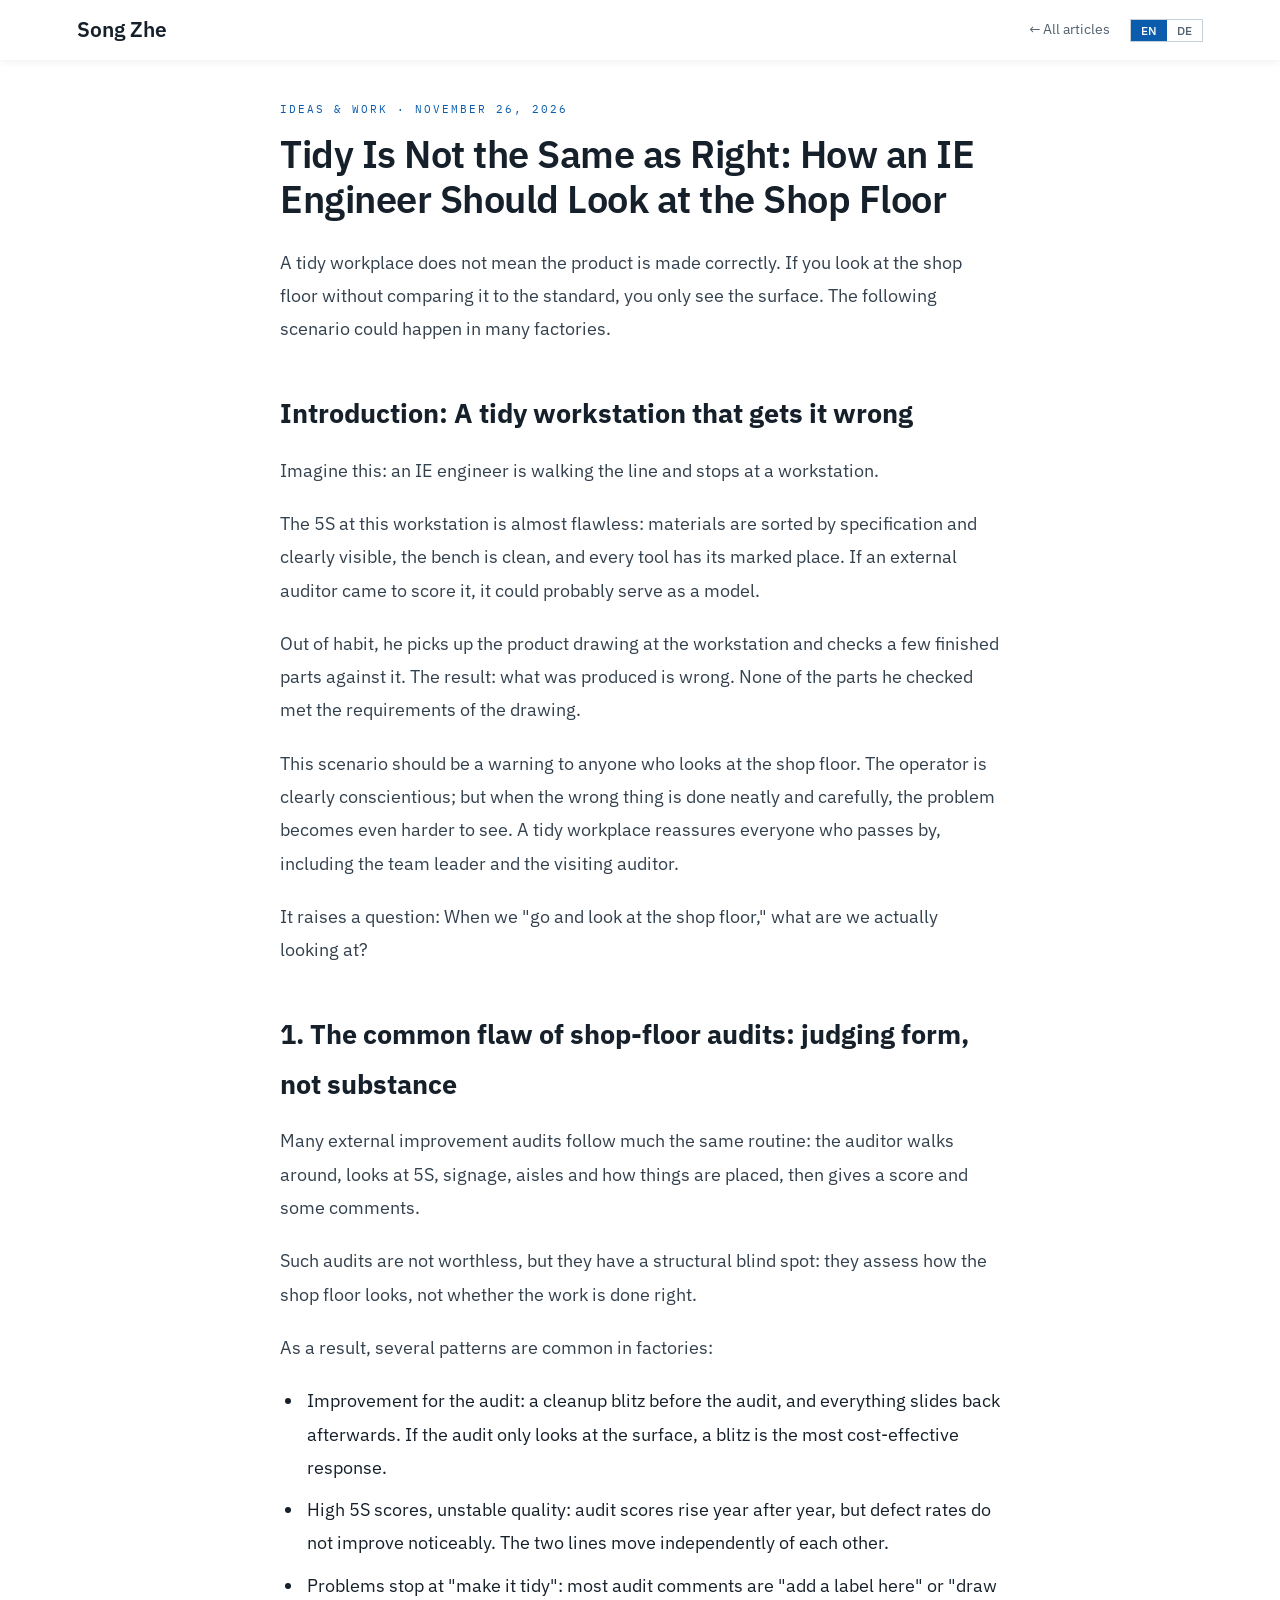
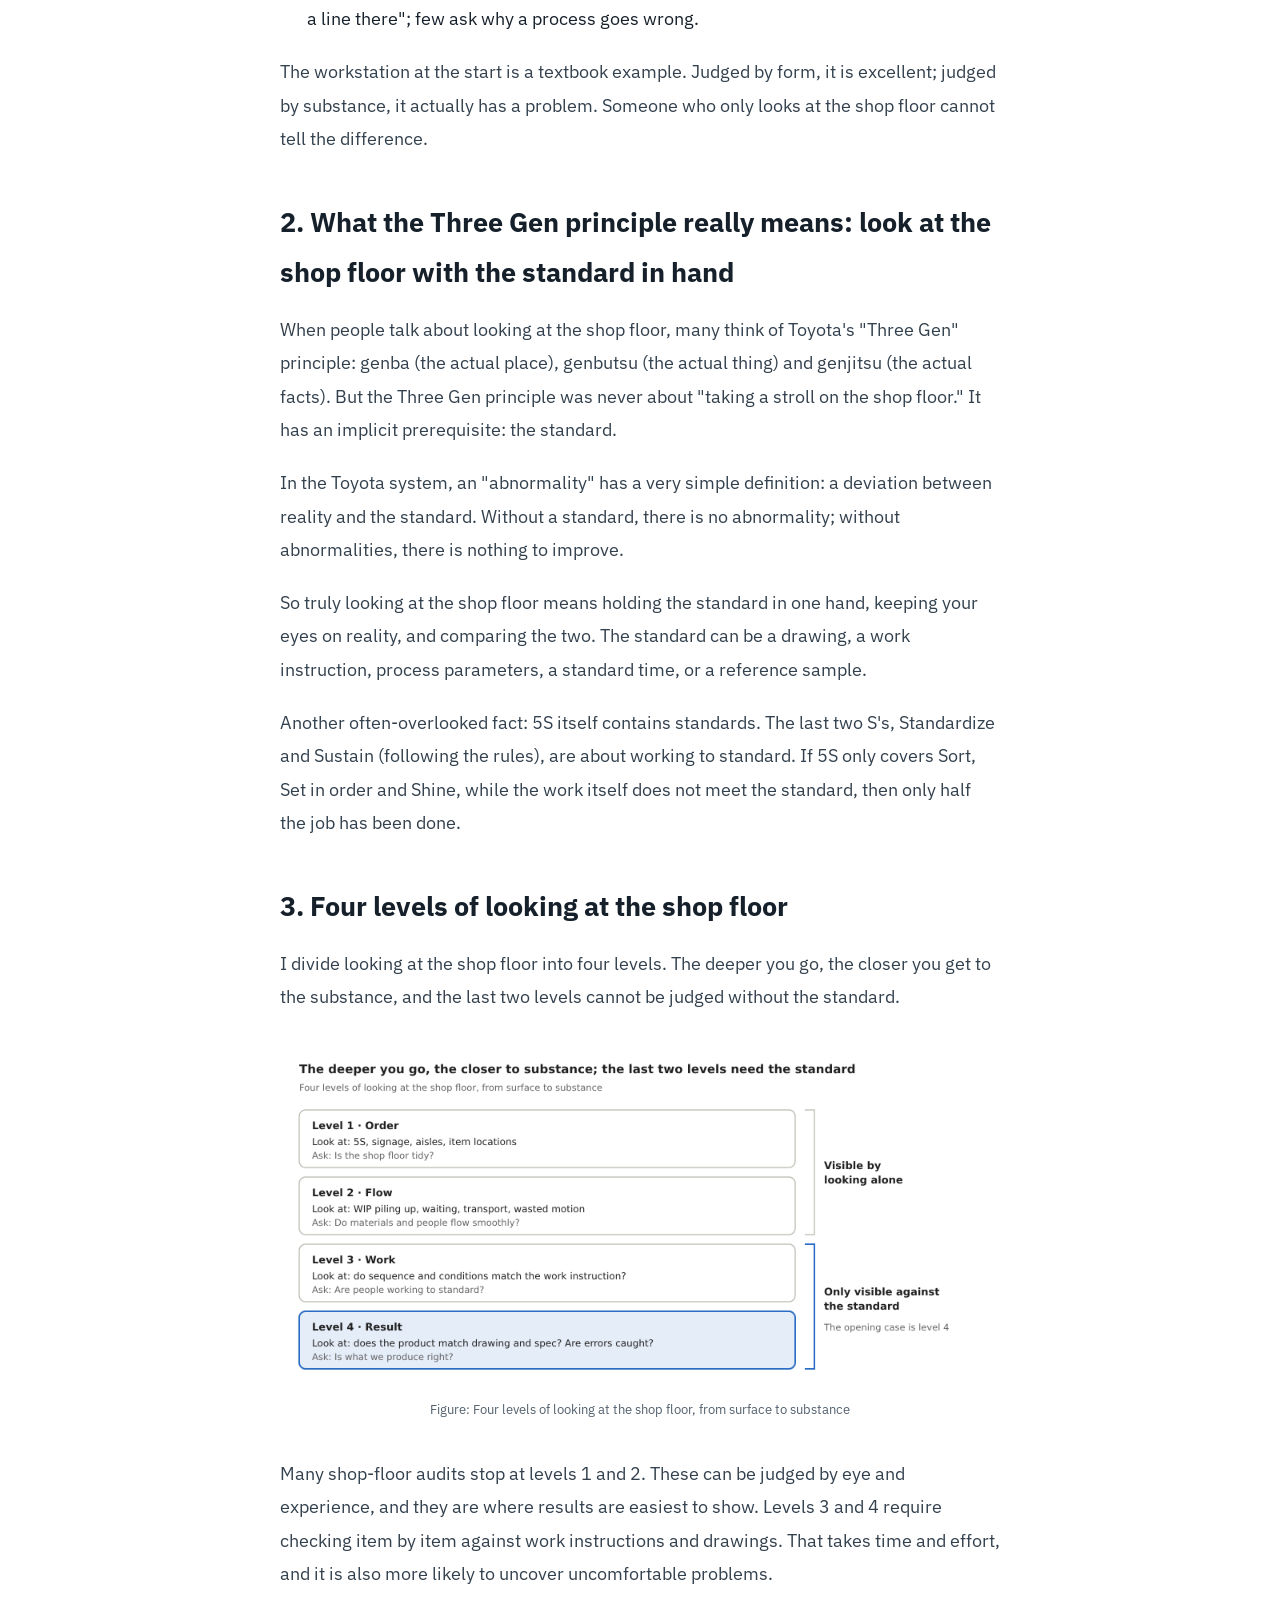
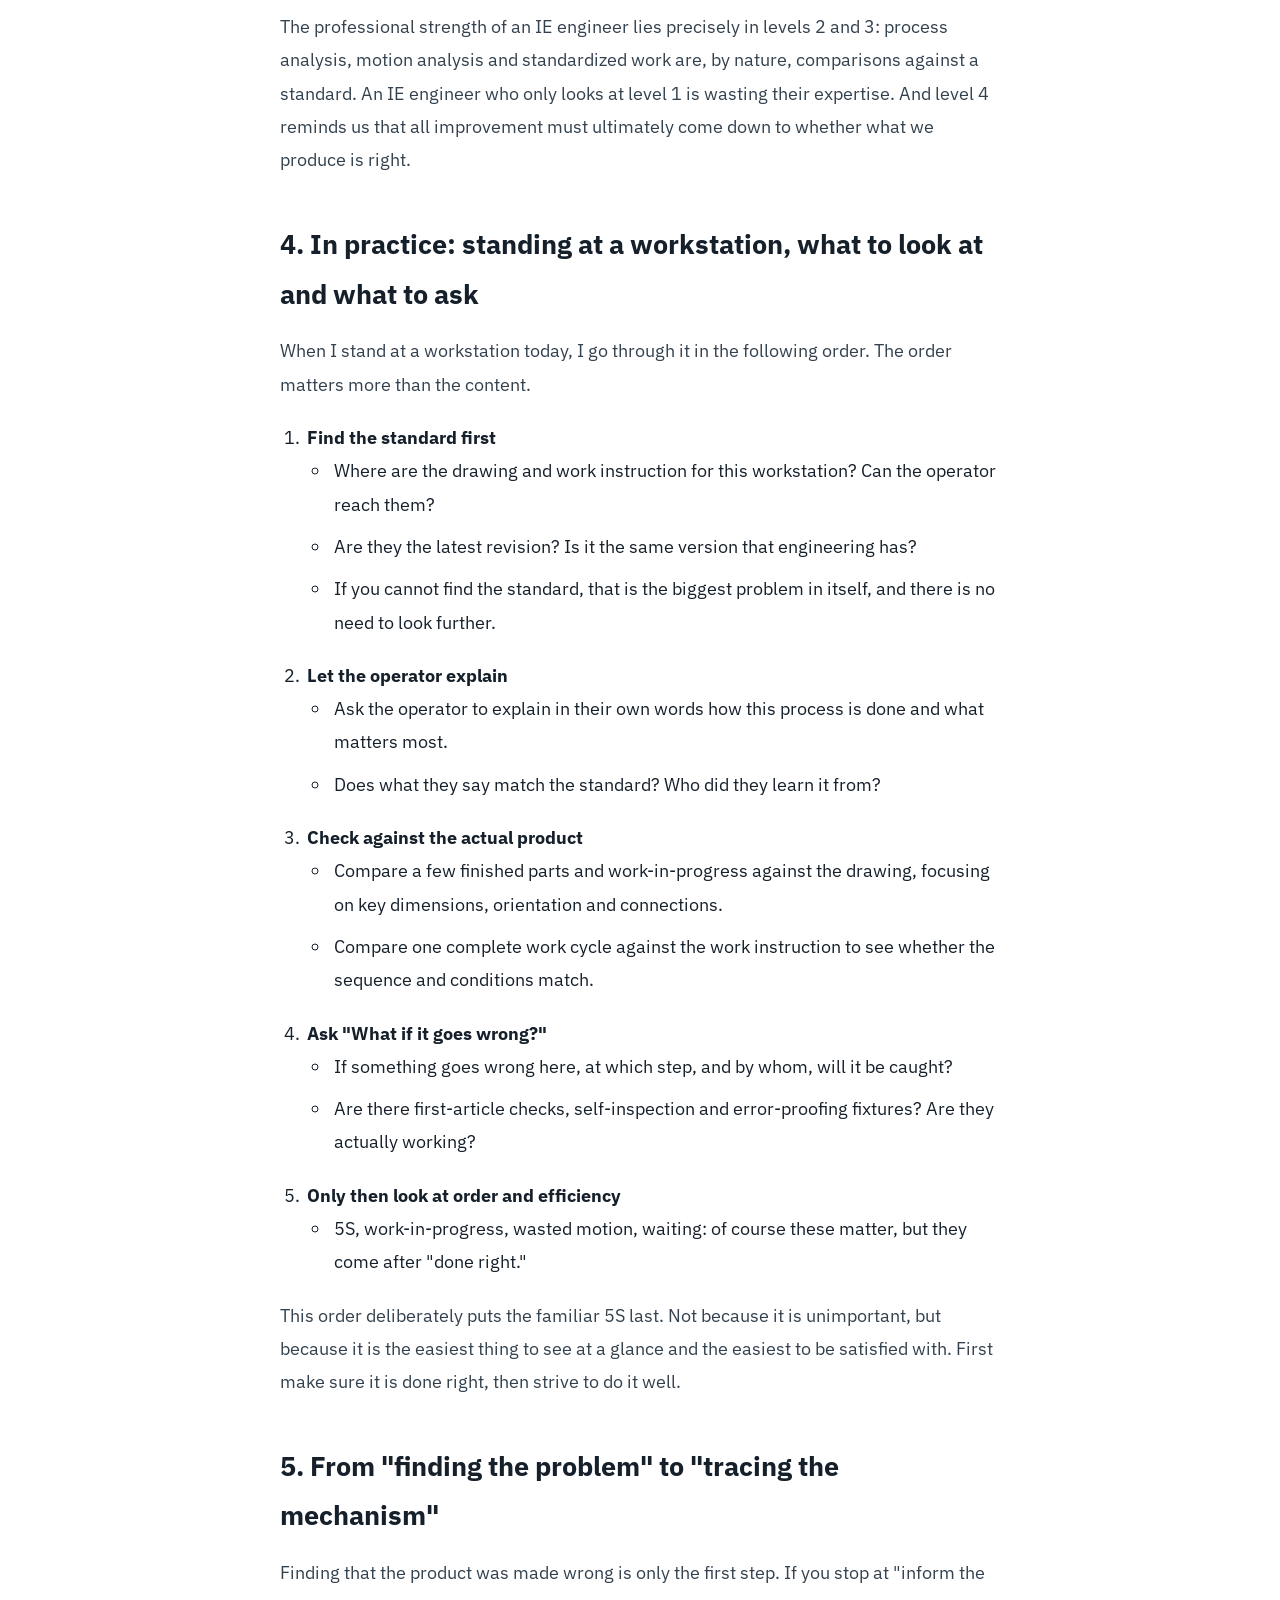
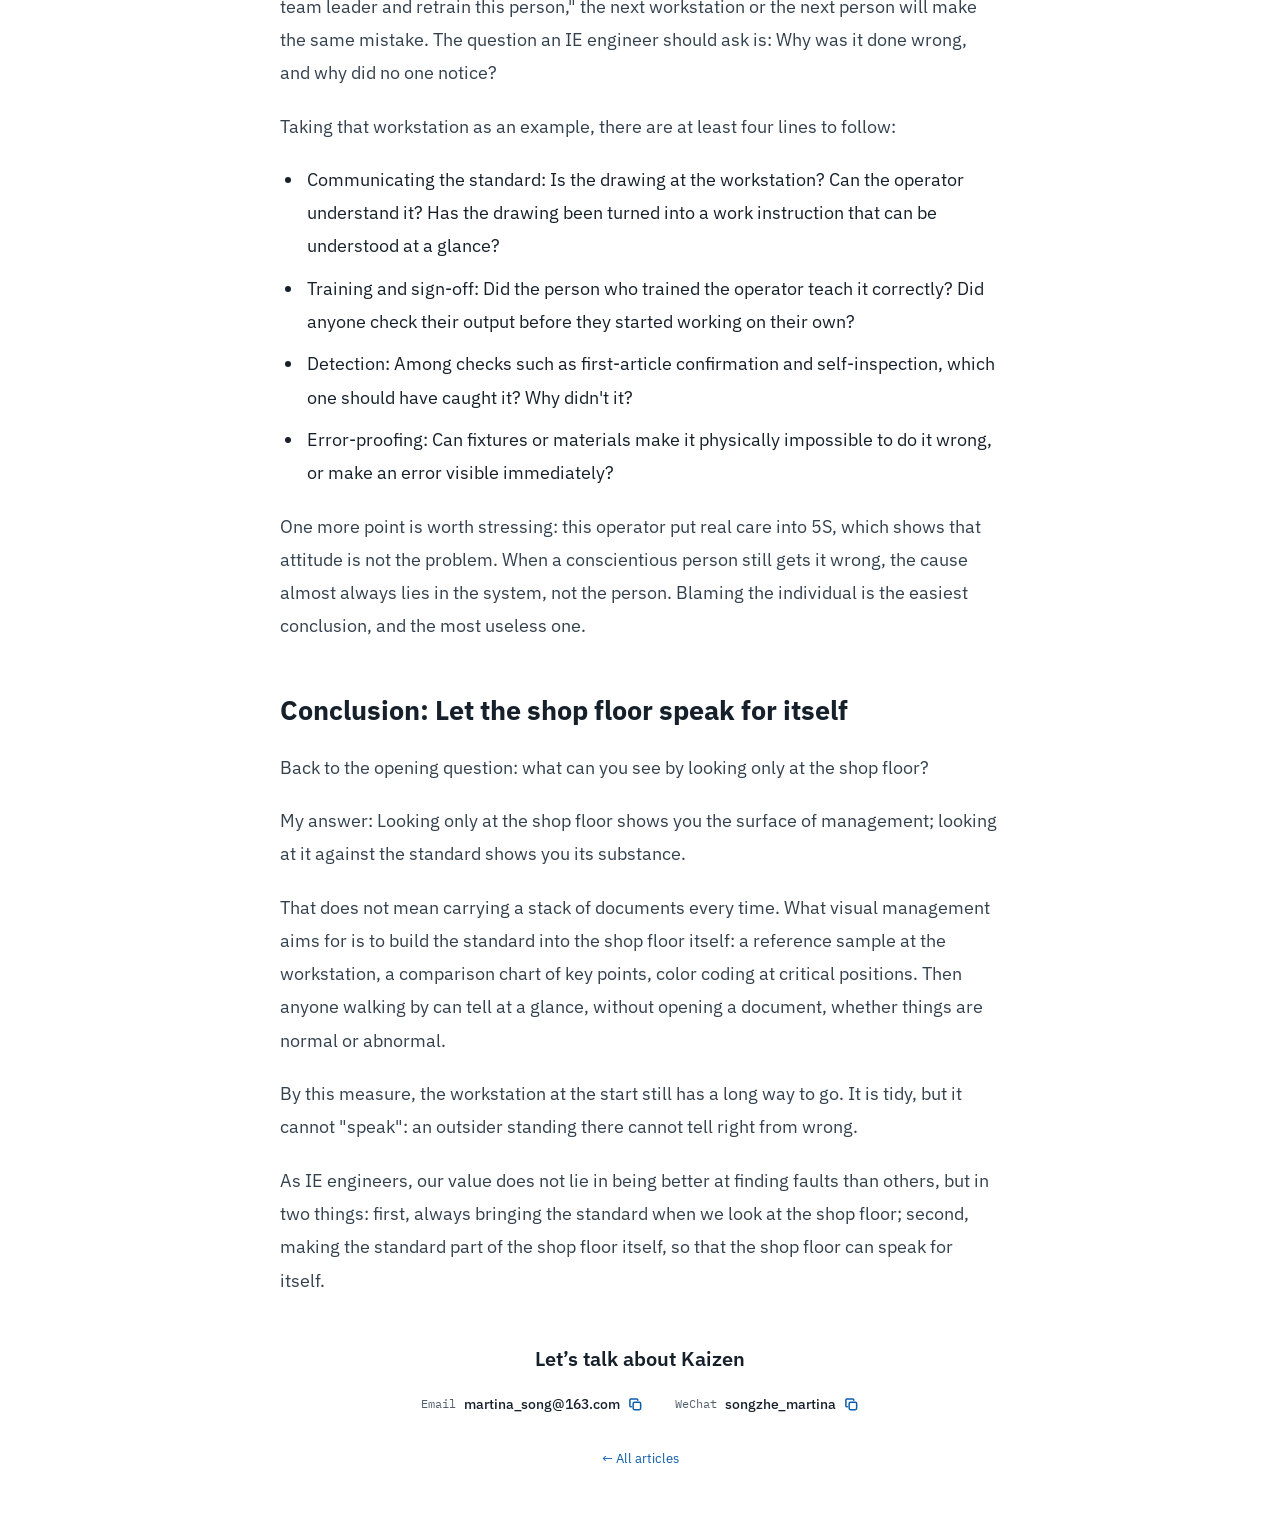
<file: journal/better-ways-of-working/shop-floor-standard.html>
<!DOCTYPE html>
<html lang="en" data-title-de="Ordentlich heißt nicht richtig: Wie ein IE-Ingenieur den Shopfloor betrachten sollte — Song Zhe">
<head>
  <meta charset="UTF-8">
  <meta name="viewport" content="width=device-width, initial-scale=1.0">
  <title>Tidy Is Not the Same as Right: How an IE Engineer Should Look at the Shop Floor — Song Zhe</title>
  <meta name="description" content="Why a tidy shop floor does not necessarily mean the work is correct, and how IE engineers should compare reality with the standard.">
  <meta name="theme-color" content="#ffffff">
  <link rel="preconnect" href="https://fonts.googleapis.com">
  <link rel="preconnect" href="https://fonts.gstatic.com" crossorigin>
  <link href="https://fonts.googleapis.com/css2?family=IBM+Plex+Sans:wght@400;500;600&family=IBM+Plex+Mono:wght@400;500&display=swap" rel="stylesheet">
  <link rel="stylesheet" href="/journal/journal.css">
  <script src="/lang.js"></script>
  <script src="/copy.js"></script>
  <style>
    .article-body h2 { margin: 42px 0 16px; }
    .article-body ul { margin: 0 0 20px 24px; }
    .article-body li { margin: 0 0 9px; padding-left: 3px; }
    .article-body ol {margin: 0 0 20px; padding-left: 24px; }
    .article-body figure { margin: 32px 0 36px; }
    .article-body figure img { border: 0; }
  </style>
</head>
<body>
  <header>
    <div class="container navigation">
      <a href="/" class="logo">Song Zhe</a>
      <a href="/journal/better-ways-of-working/" class="back-link">
        <span lang="en">← All articles</span><span lang="de">← Alle Artikel</span>
      </a>
    </div>
  </header>
  <article class="article">
    <div class="article-meta">
      <span lang="en">Ideas &amp; work</span><span lang="de">Ideen &amp; Arbeit</span> · November 26, 2026
    </div>
    <h1>
      <span lang="en">Tidy Is Not the Same as Right: How an IE Engineer Should Look at the Shop Floor</span>
      <span lang="de">Ordentlich heißt nicht richtig: Wie ein IE-Ingenieur den Shopfloor betrachten sollte</span>
    </h1>
    <div class="article-body">
      <div class="lang-block" lang="en">
        <p>A tidy workplace does not mean the product is made correctly. If you look at the shop floor without comparing it to the standard, you only see the surface. The following scenario could happen in many factories.</p>
<h2>Introduction: A tidy workstation that gets it wrong</h2>
<p>Imagine this: an IE engineer is walking the line and stops at a workstation.</p>
<p>The 5S at this workstation is almost flawless: materials are sorted by specification and clearly visible, the bench is clean, and every tool has its marked place. If an external auditor came to score it, it could probably serve as a model.</p>
<p>Out of habit, he picks up the product drawing at the workstation and checks a few finished parts against it. The result: what was produced is wrong. None of the parts he checked met the requirements of the drawing.</p>
<p>This scenario should be a warning to anyone who looks at the shop floor. The operator is clearly conscientious; but when the wrong thing is done neatly and carefully, the problem becomes even harder to see. A tidy workplace reassures everyone who passes by, including the team leader and the visiting auditor.</p>
<p>It raises a question: When we &quot;go and look at the shop floor,&quot; what are we actually looking at?</p>
<h2>1. The common flaw of shop-floor audits: judging form, not substance</h2>
<p>Many external improvement audits follow much the same routine: the auditor walks around, looks at 5S, signage, aisles and how things are placed, then gives a score and some comments.</p>
<p>Such audits are not worthless, but they have a structural blind spot: they assess how the shop floor looks, not whether the work is done right.</p>
<p>As a result, several patterns are common in factories:</p>
<ul>
<li>Improvement for the audit: a cleanup blitz before the audit, and everything slides back afterwards. If the audit only looks at the surface, a blitz is the most cost-effective response.</li>
<li>High 5S scores, unstable quality: audit scores rise year after year, but defect rates do not improve noticeably. The two lines move independently of each other.</li>
<li>Problems stop at &quot;make it tidy&quot;: most audit comments are &quot;add a label here&quot; or &quot;draw a line there&quot;; few ask why a process goes wrong.</li>
</ul>
<p>The workstation at the start is a textbook example. Judged by form, it is excellent; judged by substance, it actually has a problem. Someone who only looks at the shop floor cannot tell the difference.</p>
<h2>2. What the Three Gen principle really means: look at the shop floor with the standard in hand</h2>
<p>When people talk about looking at the shop floor, many think of Toyota&#x27;s &quot;Three Gen&quot; principle: genba (the actual place), genbutsu (the actual thing) and genjitsu (the actual facts). But the Three Gen principle was never about &quot;taking a stroll on the shop floor.&quot; It has an implicit prerequisite: the standard.</p>
<p>In the Toyota system, an &quot;abnormality&quot; has a very simple definition: a deviation between reality and the standard. Without a standard, there is no abnormality; without abnormalities, there is nothing to improve.</p>
<p>So truly looking at the shop floor means holding the standard in one hand, keeping your eyes on reality, and comparing the two. The standard can be a drawing, a work instruction, process parameters, a standard time, or a reference sample.</p>
<p>Another often-overlooked fact: 5S itself contains standards. The last two S&#x27;s, Standardize and Sustain (following the rules), are about working to standard. If 5S only covers Sort, Set in order and Shine, while the work itself does not meet the standard, then only half the job has been done.</p>
<h2>3. Four levels of looking at the shop floor</h2>
<p>I divide looking at the shop floor into four levels. The deeper you go, the closer you get to the substance, and the last two levels cannot be judged without the standard.</p>
<figure>
  <a href="/images/shop-floor-levels-en.png" target="_blank" rel="noopener">
    <img src="/images/shop-floor-levels-en.png" alt="Figure: Four levels of looking at the shop floor, from surface to substance" loading="lazy">
  </a>
  <figcaption>Figure: Four levels of looking at the shop floor, from surface to substance</figcaption>
</figure>
<p>Many shop-floor audits stop at levels 1 and 2. These can be judged by eye and experience, and they are where results are easiest to show. Levels 3 and 4 require checking item by item against work instructions and drawings. That takes time and effort, and it is also more likely to uncover uncomfortable problems.</p>
<p>The professional strength of an IE engineer lies precisely in levels 2 and 3: process analysis, motion analysis and standardized work are, by nature, comparisons against a standard. An IE engineer who only looks at level 1 is wasting their expertise. And level 4 reminds us that all improvement must ultimately come down to whether what we produce is right.</p>
<h2>4. In practice: standing at a workstation, what to look at and what to ask</h2>
<p>When I stand at a workstation today, I go through it in the following order. The order matters more than the content.</p>
<ol>
<li><strong>Find the standard first</strong><ul>
<li>Where are the drawing and work instruction for this workstation? Can the operator reach them?</li>
<li>Are they the latest revision? Is it the same version that engineering has?</li>
<li>If you cannot find the standard, that is the biggest problem in itself, and there is no need to look further.</li>
</ul>
<li><strong>Let the operator explain</strong><ul>
<li>Ask the operator to explain in their own words how this process is done and what matters most.</li>
<li>Does what they say match the standard? Who did they learn it from?</li>
</ul>
<li><strong>Check against the actual product</strong><ul>
<li>Compare a few finished parts and work-in-progress against the drawing, focusing on key dimensions, orientation and connections.</li>
<li>Compare one complete work cycle against the work instruction to see whether the sequence and conditions match.</li>
</ul>
<li><strong>Ask &quot;What if it goes wrong?&quot;</strong><ul>
<li>If something goes wrong here, at which step, and by whom, will it be caught?</li>
<li>Are there first-article checks, self-inspection and error-proofing fixtures? Are they actually working?</li>
</ul>
<li><strong>Only then look at order and efficiency</strong><ul>
<li>5S, work-in-progress, wasted motion, waiting: of course these matter, but they come after &quot;done right.&quot;</li>
</ul>
</ol>
<p>This order deliberately puts the familiar 5S last. Not because it is unimportant, but because it is the easiest thing to see at a glance and the easiest to be satisfied with. First make sure it is done right, then strive to do it well.</p>
<h2>5. From &quot;finding the problem&quot; to &quot;tracing the mechanism&quot;</h2>
<p>Finding that the product was made wrong is only the first step. If you stop at &quot;inform the team leader and retrain this person,&quot; the next workstation or the next person will make the same mistake. The question an IE engineer should ask is: Why was it done wrong, and why did no one notice?</p>
<p>Taking that workstation as an example, there are at least four lines to follow:</p>
<ul>
<li>Communicating the standard: Is the drawing at the workstation? Can the operator understand it? Has the drawing been turned into a work instruction that can be understood at a glance?</li>
<li>Training and sign-off: Did the person who trained the operator teach it correctly? Did anyone check their output before they started working on their own?</li>
<li>Detection: Among checks such as first-article confirmation and self-inspection, which one should have caught it? Why didn&#x27;t it?</li>
<li>Error-proofing: Can fixtures or materials make it physically impossible to do it wrong, or make an error visible immediately?</li>
</ul>
<p>One more point is worth stressing: this operator put real care into 5S, which shows that attitude is not the problem. When a conscientious person still gets it wrong, the cause almost always lies in the system, not the person. Blaming the individual is the easiest conclusion, and the most useless one.</p>
<h2>Conclusion: Let the shop floor speak for itself</h2>
<p>Back to the opening question: what can you see by looking only at the shop floor?</p>
<p>My answer: Looking only at the shop floor shows you the surface of management; looking at it against the standard shows you its substance.</p>
<p>That does not mean carrying a stack of documents every time. What visual management aims for is to build the standard into the shop floor itself: a reference sample at the workstation, a comparison chart of key points, color coding at critical positions. Then anyone walking by can tell at a glance, without opening a document, whether things are normal or abnormal.</p>
<p>By this measure, the workstation at the start still has a long way to go. It is tidy, but it cannot &quot;speak&quot;: an outsider standing there cannot tell right from wrong.</p>
<p>As IE engineers, our value does not lie in being better at finding faults than others, but in two things: first, always bringing the standard when we look at the shop floor; second, making the standard part of the shop floor itself, so that the shop floor can speak for itself.</p>
      </div>
      <div class="lang-block" lang="de">
        <p>Ein ordentlicher Arbeitsplatz bedeutet nicht, dass das Produkt richtig gefertigt wird. Wer den Shopfloor betrachtet, ohne ihn mit dem Standard abzugleichen, sieht nur die Oberfläche. Das folgende Szenario könnte sich in vielen Fabriken abspielen.</p>
<h2>Einstieg: Ein ordentlicher Arbeitsplatz, an dem falsch gearbeitet wird</h2>
<p>Stellen Sie sich folgendes Szenario vor: Ein IE-Ingenieur geht durch die Linie und bleibt an einem Arbeitsplatz stehen.</p>
<p>Die 5S an diesem Arbeitsplatz sind nahezu makellos: Das Material ist nach Spezifikation sortiert und auf einen Blick erkennbar, die Arbeitsfläche ist sauber, jedes Werkzeug hat seinen festen Platz. Käme ein externer Auditor zur Bewertung, könnte dieser Arbeitsplatz wohl als Vorbild dienen.</p>
<p>Aus Gewohnheit nimmt er die Produktzeichnung am Arbeitsplatz zur Hand und vergleicht einige fertige Teile damit. Das Ergebnis: Was hier gefertigt wird, ist falsch. Keines der geprüften Teile entspricht den Anforderungen der Zeichnung.</p>
<p>Dieses Szenario sollte jedem eine Warnung sein, der den Shopfloor betrachtet. Der Mitarbeiter arbeitet zweifellos gewissenhaft; doch wenn das Falsche sorgfältig und ordentlich gemacht wird, ist das Problem umso schwerer zu erkennen. Denn ein ordentlicher Arbeitsplatz beruhigt jeden, der vorbeikommt – den Teamleiter ebenso wie den Auditor.</p>
<p>Daraus ergibt sich eine Frage: Wenn wir „an den Shopfloor gehen und hinschauen“ – was sehen wir eigentlich?</p>
<h2>1. Die typische Schwäche von Shopfloor-Audits: Die Form zählt, nicht die Substanz</h2>
<p>Viele externe Verbesserungsaudits laufen ähnlich ab: Der Auditor macht einen Rundgang, schaut auf 5S, Kennzeichnungen, Verkehrswege und die Anordnung der Dinge und vergibt dann Punkte und Hinweise.</p>
<p>Solche Audits sind nicht wertlos, haben aber einen strukturellen blinden Fleck: Sie bewerten, wie der Shopfloor aussieht, nicht, ob richtig gearbeitet wird.</p>
<p>In Fabriken sieht man daher häufig folgende Muster:</p>
<ul>
<li>Verbesserung für das Audit: Vor dem Audit wird eilig aufgeräumt, danach ist alles wieder wie vorher. Wenn das Audit nur auf die Oberfläche schaut, ist die Aufräumaktion die lohnendste Reaktion.</li>
<li>Hohe 5S-Punktzahl, instabile Qualität: Die Auditergebnisse steigen Jahr für Jahr, die Fehlerquote verbessert sich jedoch kaum. Beide Kurven entwickeln sich unabhängig voneinander.</li>
<li>Probleme enden bei „ordentlich hinstellen“: Die meisten Hinweise lauten „hier ein Schild anbringen“ oder „dort eine Linie ziehen“; selten wird gefragt, warum ein Prozess Fehler erzeugt.</li>
</ul>
<p>Der Arbeitsplatz vom Anfang ist ein Paradebeispiel. Nach der Form ist er ausgezeichnet; nach der Substanz hat er tatsächlich ein Problem. Wer nur auf den Shopfloor schaut, kann das eine nicht vom anderen unterscheiden.</p>
<h2>2. Was das Drei-Gen-Prinzip wirklich bedeutet: Den Shopfloor mit dem Standard in der Hand betrachten</h2>
<p>Beim Thema Shopfloor denken viele an das „Drei-Gen-Prinzip“ von Toyota: Genba (der tatsächliche Ort), Genbutsu (das tatsächliche Teil) und Genjitsu (die tatsächlichen Fakten). Doch das Drei-Gen-Prinzip hieß nie „mal kurz durch die Fertigung gehen“. Es hat eine stillschweigende Voraussetzung: den Standard.</p>
<p>Im Toyota-System hat „Abweichung“ eine ganz schlichte Definition: die Differenz zwischen Realität und Standard. Ohne Standard gibt es keine Abweichung; ohne Abweichung gibt es nichts zu verbessern.</p>
<p>Den Shopfloor wirklich zu betrachten heißt also: in der einen Hand den Standard, den Blick auf die Realität – und beides miteinander abgleichen. Der Standard kann eine Zeichnung, eine Arbeitsanweisung, Prozessparameter, eine Standardzeit oder ein Gutmuster sein.</p>
<p>Eine weitere, oft übersehene Tatsache: Auch 5S selbst enthält Standards. Die letzten beiden S, Standardisieren und Selbstdisziplin (Regeln einhalten), bedeuten nichts anderes, als nach Standard zu arbeiten. Wenn 5S nur Sortieren, Systematisieren und Säubern umfasst, die Arbeit selbst aber nicht dem Standard entspricht, ist nur die Hälfte erledigt.</p>
<h2>3. Vier Ebenen der Shopfloor-Betrachtung</h2>
<p>Ich unterteile die Betrachtung des Shopfloors in vier Ebenen. Je tiefer man geht, desto näher kommt man der Substanz – und die unteren zwei Ebenen lassen sich ohne Standard nicht beurteilen.</p>
<figure>
  <a href="/images/shop-floor-levels-de.png" target="_blank" rel="noopener">
    <img src="/images/shop-floor-levels-de.png" alt="Abbildung: Vier Ebenen der Shopfloor-Betrachtung, von der Oberfläche zur Substanz" loading="lazy">
  </a>
  <figcaption>Abbildung: Vier Ebenen der Shopfloor-Betrachtung, von der Oberfläche zur Substanz</figcaption>
</figure>
<p>Viele Shopfloor-Audits bleiben auf Ebene 1 und 2 stehen. Diese lassen sich mit Augen und Erfahrung beurteilen, und hier lassen sich am leichtesten Ergebnisse vorweisen. Ebene 3 und 4 erfordern dagegen einen Punkt-für-Punkt-Abgleich mit Arbeitsanweisungen und Zeichnungen. Das kostet Zeit und Mühe und bringt eher unangenehme Probleme ans Licht.</p>
<p>Die fachliche Stärke eines IE-Ingenieurs liegt genau auf Ebene 2 und 3: Prozessanalyse, Bewegungsanalyse und Standardarbeit sind ihrem Wesen nach Vergleiche mit einem Standard. Ein IE-Ingenieur, der nur auf Ebene 1 schaut, verschenkt sein Fachwissen. Und Ebene 4 erinnert uns daran: Jede Verbesserung muss sich am Ende daran messen lassen, ob das, was wir fertigen, richtig ist.</p>
<h2>4. In der Praxis: Was man an einem Arbeitsplatz anschaut und fragt</h2>
<p>Wenn ich heute an einem Arbeitsplatz stehe, gehe ich in folgender Reihenfolge vor. Die Reihenfolge ist wichtiger als der Inhalt.</p>
<ol>
<li><strong>Zuerst den Standard suchen</strong><ul>
<li>Wo sind Zeichnung und Arbeitsanweisung für diesen Arbeitsplatz? Kann der Mitarbeiter sie mit einem Handgriff erreichen?</li>
<li>Ist es der aktuelle Stand? Ist es dieselbe Version, die die Technik hat?</li>
<li>Wenn sich kein Standard finden lässt, ist das selbst das größte Problem – dann muss man gar nicht weiterschauen.</li>
</ul>
<li><strong>Den Mitarbeiter erklären lassen</strong><ul>
<li>Bitten Sie den Mitarbeiter, mit eigenen Worten zu erklären, wie dieser Arbeitsschritt ausgeführt wird und worauf es am meisten ankommt.</li>
<li>Stimmt das Gesagte mit dem Standard überein? Von wem hat er es gelernt?</li>
</ul>
<li><strong>Mit dem realen Teil abgleichen</strong><ul>
<li>Einige Fertigteile und Teile in Bearbeitung mit der Zeichnung vergleichen – mit Fokus auf kritische Maße, Ausrichtung und Verbindungen.</li>
<li>Einen vollständigen Arbeitszyklus mit der Arbeitsanweisung vergleichen: Stimmen Reihenfolge und Bedingungen überein?</li>
</ul>
<li><strong>Fragen: „Was passiert, wenn es falsch läuft?“</strong><ul>
<li>Wenn hier ein Fehler passiert: In welchem Schritt und von wem wird er entdeckt?</li>
<li>Gibt es Erstteilprüfung, Selbstprüfung, Poka-Yoke-Vorrichtungen? Funktionieren sie tatsächlich?</li>
</ul>
<li><strong>Erst dann Ordnung und Effizienz betrachten</strong><ul>
<li>5S, Bestände in der Fertigung, unnötige Bewegungen, Wartezeiten: Natürlich gehört das dazu – aber erst nach „richtig gemacht“.</li>
</ul>
</ol>
<p>Diese Reihenfolge stellt das vertraute 5S bewusst ans Ende. Nicht, weil es unwichtig wäre, sondern weil es am leichtesten auf einen Blick zu sehen ist und am leichtesten zufriedenstellt. Zuerst sicherstellen, dass richtig gearbeitet wird, dann danach streben, gut zu arbeiten.</p>
<h2>5. Vom „Problem finden“ zum „Mechanismus aufdecken“</h2>
<p>Festzustellen, dass das Produkt falsch gefertigt wurde, ist nur der erste Schritt. Wer bei „Teamleiter informieren, Mitarbeiter nachschulen“ stehen bleibt, wird erleben, dass am nächsten Arbeitsplatz, beim nächsten Mitarbeiter derselbe Fehler passiert. Die Frage, die ein IE-Ingenieur stellen sollte, lautet: Warum wurde falsch gearbeitet – und warum hat es niemand bemerkt?</p>
<p>Am Beispiel dieses Arbeitsplatzes lassen sich mindestens vier Spuren verfolgen:</p>
<ul>
<li>Vermittlung des Standards: Liegt die Zeichnung am Arbeitsplatz? Kann der Mitarbeiter sie lesen? Wurde die Zeichnung in eine Arbeitsanweisung übersetzt, die man auf einen Blick versteht?</li>
<li>Einarbeitung und Freigabe: Hat derjenige, der ihn eingearbeitet hat, es richtig vermittelt? Hat vor dem selbstständigen Arbeiten jemand seine Teile geprüft?</li>
<li>Fehlererkennung: Welche der Prüfungen, etwa Erstteilprüfung oder Selbstprüfung, hätte den Fehler entdecken müssen? Warum hat sie es nicht?</li>
<li>Fehlervermeidung: Lässt sich durch Vorrichtungen oder Material erreichen, dass der Fehler physisch unmöglich ist oder sofort sichtbar wird?</li>
</ul>
<p>Ein Punkt verdient besondere Betonung: Dieser Mitarbeiter hat sich bei 5S große Mühe gegeben – an seiner Einstellung liegt es also nicht. Wenn ein gewissenhafter Mensch trotzdem Fehler macht, liegt die Ursache fast immer im System, nicht beim Menschen. Die Schuld beim Einzelnen zu suchen, ist die bequemste und zugleich nutzloseste Schlussfolgerung.</p>
<h2>Fazit: Den Shopfloor selbst sprechen lassen</h2>
<p>Zurück zur Ausgangsfrage: Was kann man erkennen, wenn man nur auf den Shopfloor schaut?</p>
<p>Meine Antwort: Wer nur auf den Shopfloor schaut, sieht die Oberfläche des Managements; wer ihn mit dem Standard abgleicht, sieht seine Substanz.</p>
<p>Das heißt nicht, dass man bei jedem Rundgang einen Stapel Dokumente mitnehmen muss. Das Ziel des visuellen Managements ist es, den Standard direkt in den Shopfloor einzubauen: ein Gutmuster am Arbeitsplatz, ein Vergleichsbild der kritischen Punkte, farbige Markierungen an kritischen Stellen. So kann jeder, der vorbeigeht, ohne in Unterlagen zu blättern, auf einen Blick erkennen, ob alles normal ist oder nicht.</p>
<p>Daran gemessen hat der Arbeitsplatz vom Anfang noch einen weiten Weg vor sich. Er ist ordentlich, aber er „spricht“ nicht: Ein Außenstehender kann dort nicht erkennen, was richtig und was falsch ist.</p>
<p>Unser Wert als IE-Ingenieure liegt nicht darin, besser Fehler zu finden als andere, sondern in zwei Dingen: Erstens, beim Blick auf den Shopfloor immer den Standard mitzubringen; zweitens, den Standard zu einem Teil des Shopfloors zu machen – damit der Shopfloor für sich selbst spricht.</p>
      </div>
    </div>
    <aside class="cta">
      <p class="cta-title"><span lang="en">Let’s talk about Kaizen</span><span lang="de">Sprechen wir über Kaizen</span></p>
      <div class="copy-row center" data-copy-buttons></div>
    </aside>
    <div class="article-footer">
      <a href="/journal/better-ways-of-working/"><span lang="en">← All articles</span><span lang="de">← Alle Artikel</span></a>
    </div>
  </article>
</body>
</html>
</file>
<file: journal/journal.css>
:root {
  --bg: #ffffff;
  --text: #16202b;
  --muted: #52606d;
  --green: #0b5cad;
  --green-light: #eef3f8;
  --line: #dbe2e9;
  --serif: "IBM Plex Sans", "Segoe UI", Arial, sans-serif;
  --sans: "IBM Plex Sans", "Segoe UI", Arial, sans-serif;
}

* { margin: 0; padding: 0; box-sizing: border-box; }

html { scroll-behavior: smooth; }

body {
  background: var(--bg);
  color: var(--text);
  font-family: var(--sans);
  font-size: 15px;
  line-height: 1.9;
  -webkit-font-smoothing: antialiased;
}

a { color: inherit; text-decoration: none; }

.container {
  width: min(1080px, 88%);
  margin: 0 auto;
}

/* HEADER */

header {
  position: sticky;
  top: 0;
  z-index: 10;
  background: rgba(255, 255, 255, 0.94);
  backdrop-filter: blur(12px);
  border-bottom: 1px solid var(--line);
}

.navigation {
  min-height: 76px;
  display: flex;
  justify-content: space-between;
  align-items: center;
  gap: 20px;
}

.logo {
  font-family: var(--serif);
  font-size: 25px;
  letter-spacing: -0.5px;
}

.back-link {
  color: var(--muted);
  font-size: 12px;
  transition: color .2s;
}

.back-link:hover { color: var(--green); }

/* LIST PAGE */

.list-page {
  padding: 90px 0 110px;
}

.list-label {
  color: var(--green);
  font-size: 11px;
  letter-spacing: 2px;
  text-transform: uppercase;
  margin-bottom: 18px;
}

.list-page h1 {
  font-family: var(--serif);
  font-size: clamp(38px, 5vw, 56px);
  font-weight: normal;
  line-height: 1.15;
  margin-bottom: 20px;
}

.list-intro {
  max-width: 560px;
  color: var(--muted);
  margin-bottom: 60px;
}

.post-list {
  border-top: 1px solid var(--line);
}

.post-item {
  display: grid;
  grid-template-columns: 140px 1fr 30px;
  gap: 25px;
  align-items: center;
  padding: 30px 5px;
  border-bottom: 1px solid var(--line);
  transition: padding .2s;
}

.post-item:hover {
  padding-left: 12px;
  padding-right: 0;
}

.post-date {
  color: var(--muted);
  font-size: 12px;
}

.post-item h2 {
  font-family: var(--serif);
  font-size: 25px;
  font-weight: normal;
  line-height: 1.3;
  margin-bottom: 6px;
}

.post-item p {
  color: var(--muted);
  font-size: 13px;
}

.post-arrow {
  color: var(--green);
  font-size: 20px;
}

/* ARTICLE PAGE */

.article {
  width: min(720px, 88%);
  margin: 0 auto;
  padding: 90px 0 110px;
}

.article-meta {
  color: var(--green);
  font-size: 11px;
  letter-spacing: 2px;
  text-transform: uppercase;
  margin-bottom: 20px;
}

.article h1 {
  font-family: var(--serif);
  font-size: clamp(34px, 5vw, 50px);
  font-weight: normal;
  line-height: 1.15;
  margin-bottom: 14px;
}

.article-subtitle {
  font-family: var(--serif);
  font-style: italic;
  font-size: 20px;
  color: var(--muted);
  margin-bottom: 50px;
  padding-bottom: 40px;
  border-bottom: 1px solid var(--line);
}

.lang-label {
  display: inline-block;
  color: var(--green);
  font-size: 10px;
  letter-spacing: 2px;
  text-transform: uppercase;
  margin-bottom: 18px;
}

.article-body p {
  margin-bottom: 20px;
  color: #33414e;
}

.article-body .lang-block + .lang-block {
  margin-top: 50px;
  padding-top: 45px;
  border-top: 1px solid var(--line);
}

.article-body figure {
  margin: 55px 0 10px;
}

.article-body img {
  display: block;
  width: 100%;
  height: auto;
  border: 1px solid var(--line);
  background: white;
}

.article-body figcaption {
  color: var(--muted);
  font-size: 12px;
  margin-top: 12px;
  text-align: center;
}

.article-footer {
  margin-top: 60px;
  padding-top: 30px;
  border-top: 1px solid var(--line);
}

.article-footer a {
  color: var(--green);
  font-size: 13px;
  border-bottom: 1px solid var(--green);
  padding-bottom: 2px;
}

/* MOBILE */

@media (max-width: 700px) {
  .post-item {
    grid-template-columns: 1fr 25px;
    gap: 6px;
  }

  .post-date {
    grid-column: 1;
  }

  .post-arrow {
    grid-column: 2;
    grid-row: 1 / span 2;
  }
}

/* 工程风格 */
.list-page h1, .article h1 { font-weight: 600; letter-spacing: -0.5px; }
.post-item h2 { font-weight: 500; font-size: 21px; }
.logo { font-weight: 600; }
.post-date, .article-meta, .list-label { font-family: "IBM Plex Mono", Consolas, monospace; }

/* ===== 与首页统一 ===== */
body { line-height: 1.7; }
.container { width: min(1200px, 88%); }
header { border-bottom: 0; box-shadow: 0 1px 8px rgba(8, 22, 39, 0.07); }
.navigation { min-height: 60px; }
.logo { font-size: 21px; letter-spacing: 0; }
.back-link { font-size: 14px; }

.list-page { padding: 40px 0 70px; }
.list-label { margin-bottom: 8px; }
.list-page h1 { font-size: clamp(28px, 3.2vw, 38px); margin-bottom: 8px; }
.list-intro { max-width: 640px; margin-bottom: 24px; }

.post-list { border-top: 0; }
.post-item.with-thumb { grid-template-columns: 230px minmax(0, 1fr); gap: 22px; align-items: stretch;
  padding: 16px; margin-bottom: 12px; border: 0; border-radius: 8px; background: #f4f6f8; transition: background .2s; }
.post-item.with-thumb:hover { padding: 16px; background: #eaf1f8; }
.post-thumb { position: relative; display: block; min-height: 130px; border-radius: 6px; overflow: hidden; }
.post-thumb img { position: absolute; inset: 0; width: 100%; height: 100%; object-fit: cover; }
.post-body { display: flex; flex-direction: column; min-width: 0; }
.post-body .post-date { font-size: 13px; line-height: 1; margin: -2px 0 8px; }
.post-item.with-thumb h2 { font-size: 18px; font-weight: 600; line-height: 1.4; margin-bottom: 4px; }
.post-body p { line-height: 1.6; margin-bottom: 10px; }
.post-body .read-more { align-self: flex-start; margin-top: auto; color: var(--green); font-size: 13px;
  font-weight: 500; line-height: 1; }

.article { padding: 40px 0 70px; }
.article-meta { margin-bottom: 12px; }
body .article h1 { font-size: clamp(28px, 3.4vw, 38px); line-height: 1.2; margin-bottom: 24px;
  padding-bottom: 0; border-bottom: 0; }
.article-footer { margin-top: 36px; padding-top: 0; border-top: 0; }
.article-footer a { border-bottom: 0; }
.article-footer a:hover { text-decoration: underline; }

@media (max-width: 700px) {
  .list-page, .article { padding-top: 28px; }
  .post-item.with-thumb { grid-template-columns: minmax(0, 1fr); gap: 14px; padding: 12px; }
  .post-item.with-thumb:hover { padding: 12px; }
  .post-thumb { min-height: 0; aspect-ratio: 16 / 9; }
}

/* ===== 文章末尾联系入口 ===== */
.cta { margin-top: 48px; text-align: center; }
.cta-title { font-size: 20px; font-weight: 600; line-height: 1.35; margin: 0 0 12px; color: var(--text); }
.article .cta + .article-footer { margin-top: 32px; text-align: center; }


/* ===== Improved article readability ===== */

.article-body {
  font-size: 18px;
  line-height: 1.85;
}

.article-body p,
.article-body li {
  font-size: inherit;
  line-height: inherit;
}

.article-body figcaption {
  font-size: 13px;
  line-height: 1.6;
}

/* Mobile */
@media (max-width: 700px) {
  .article-body {
    font-size: 17px;
    line-height: 1.8;
  }
}
</file>
